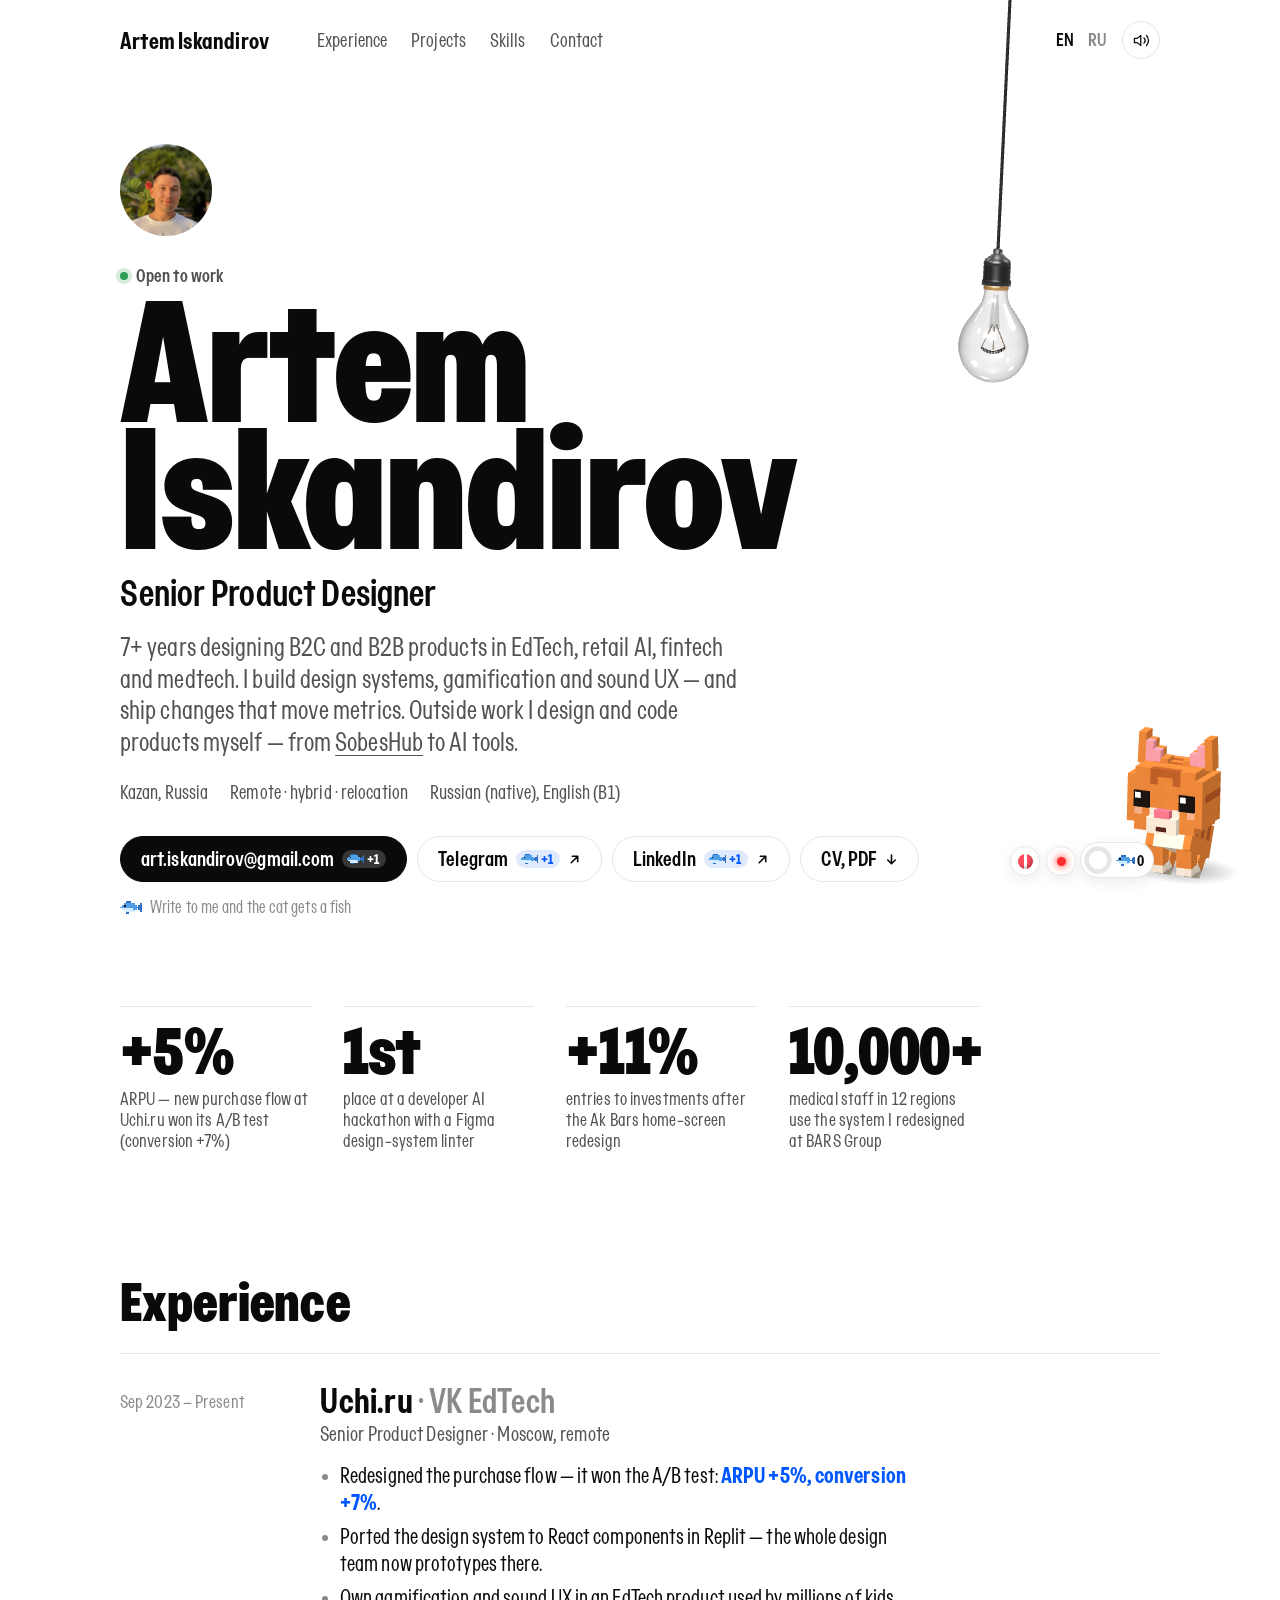
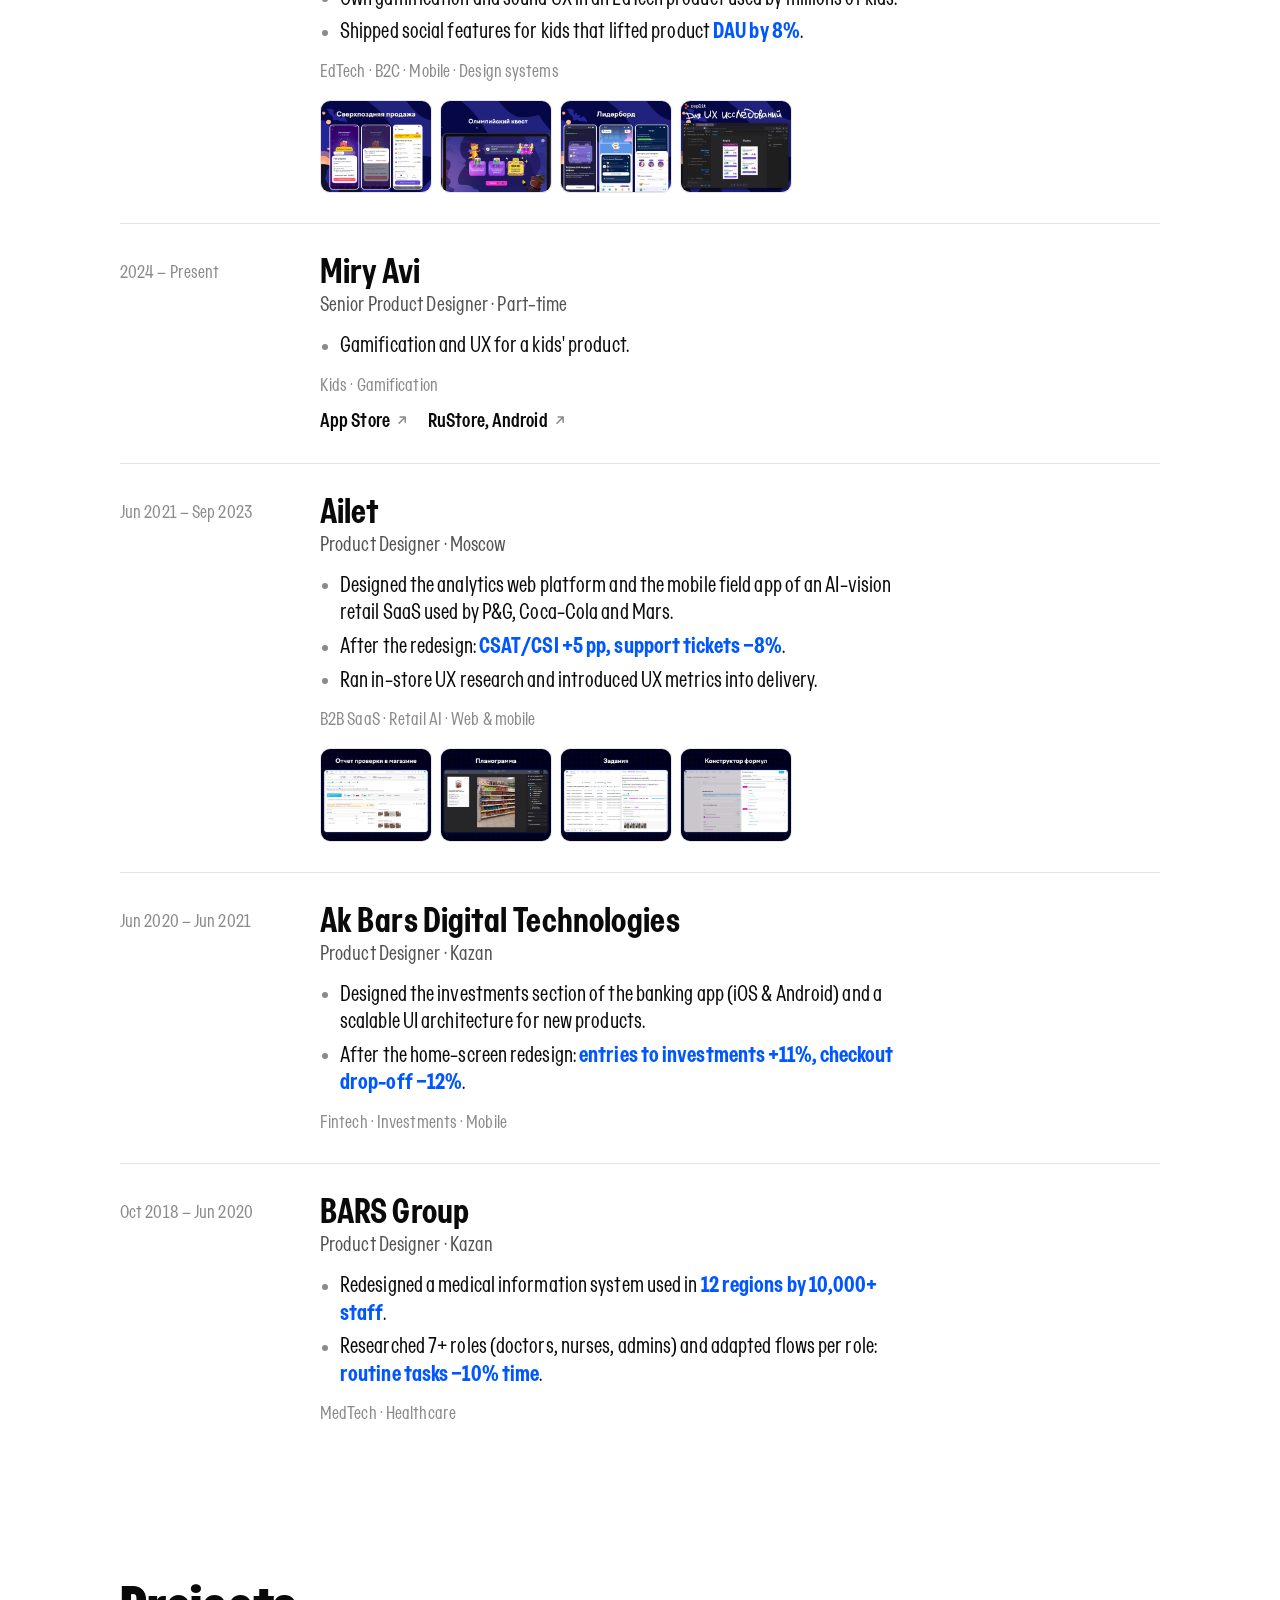
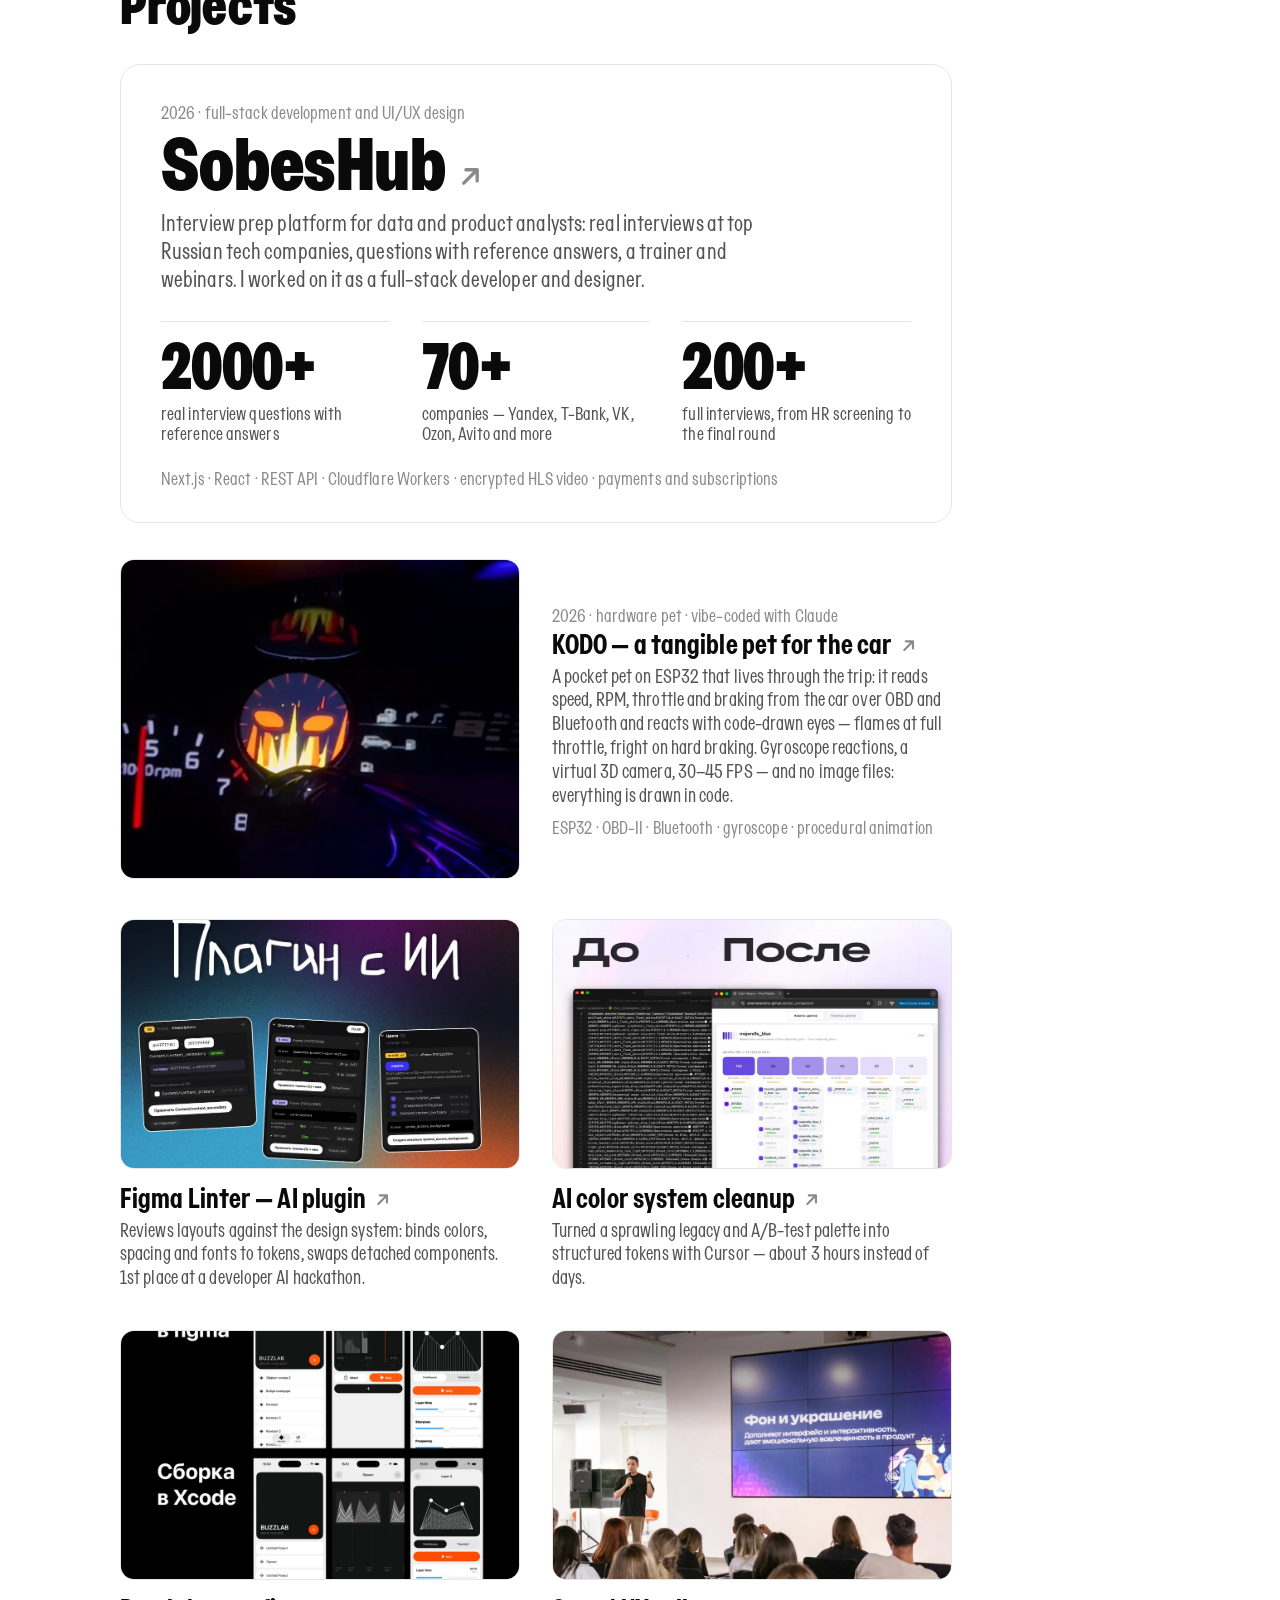
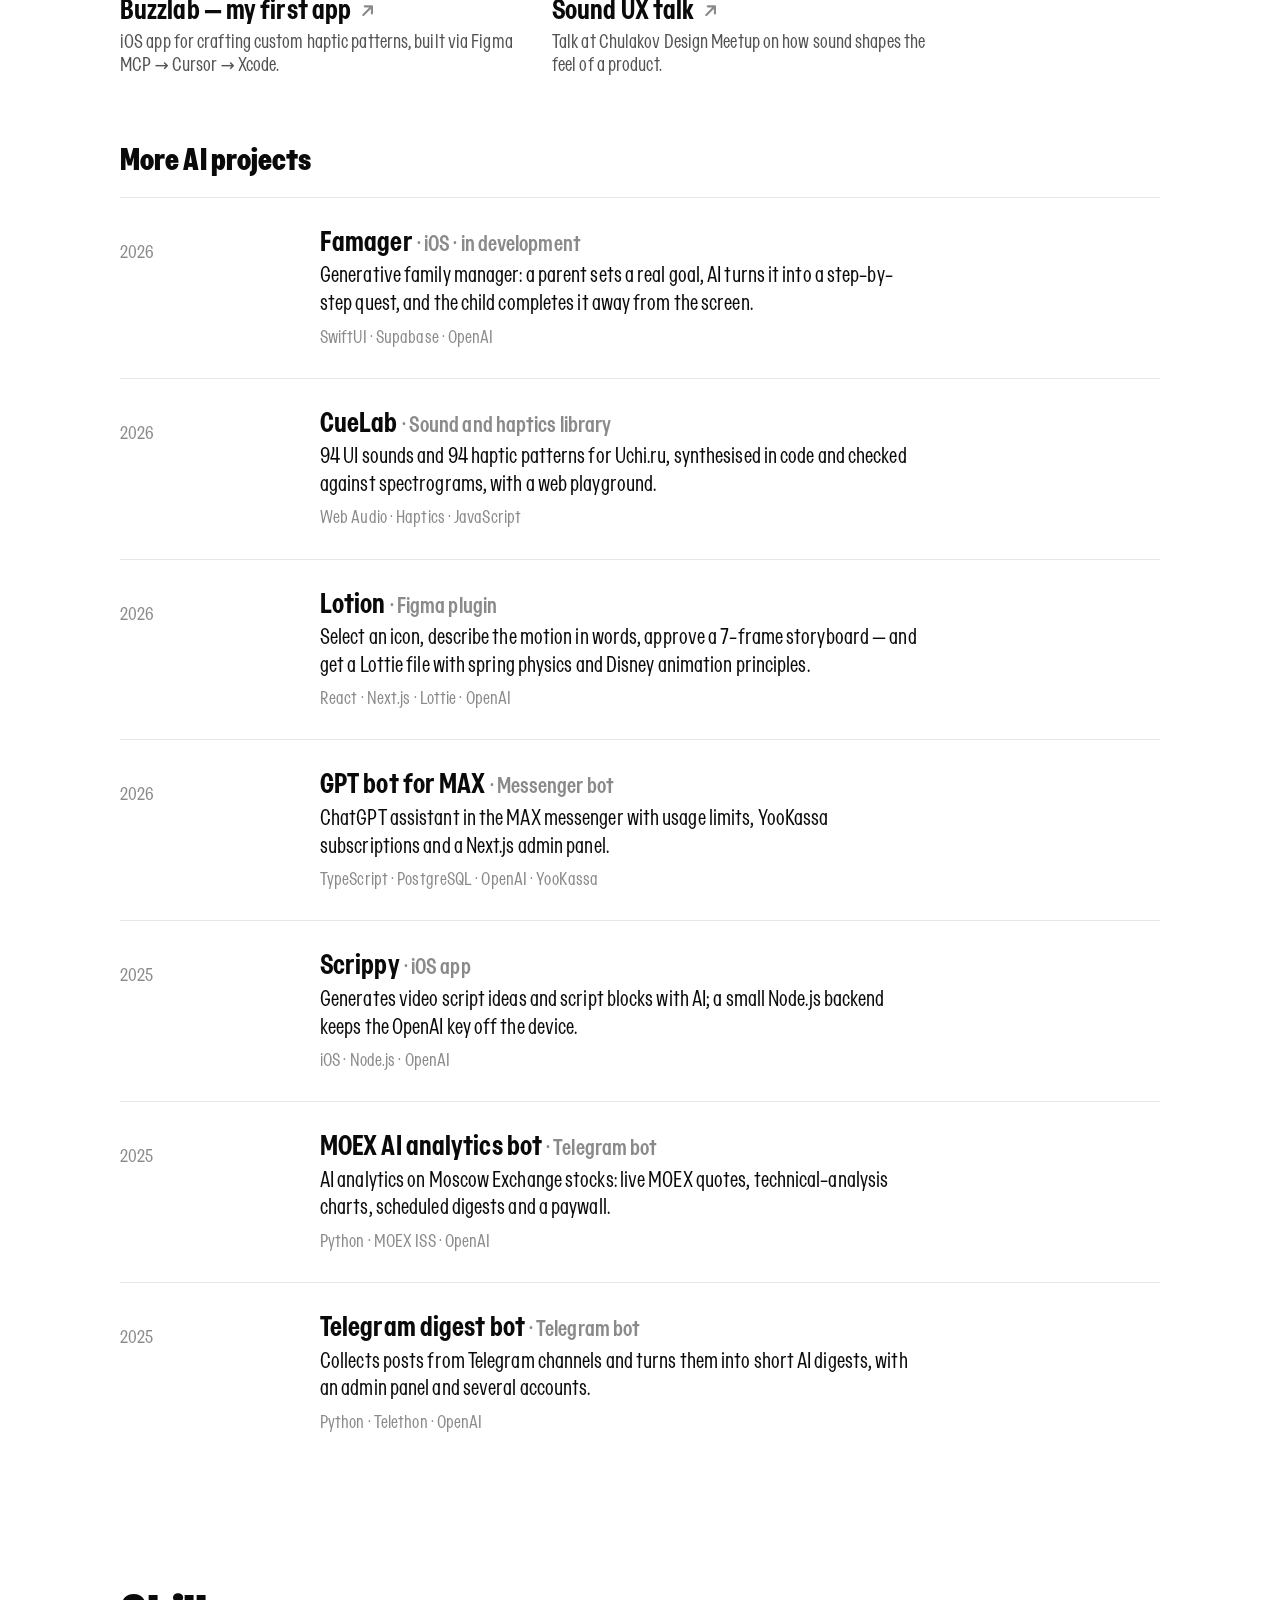
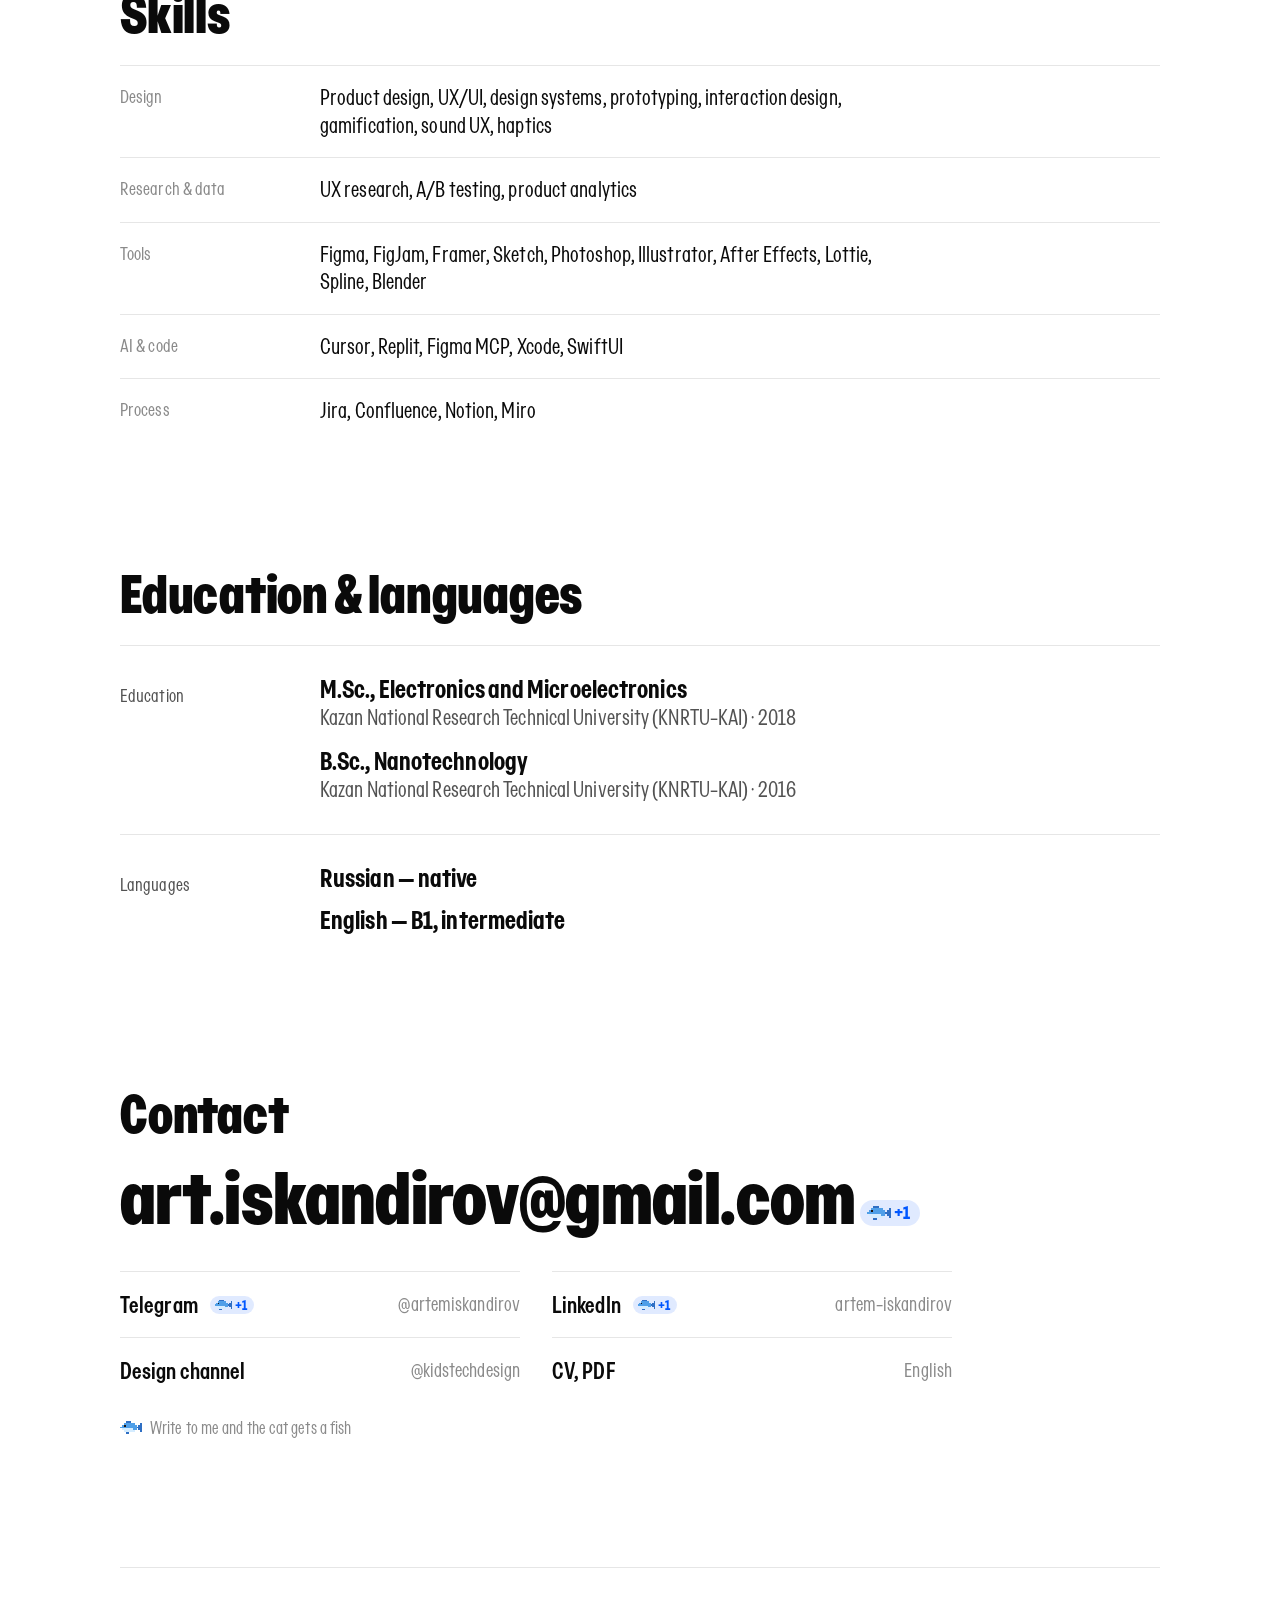
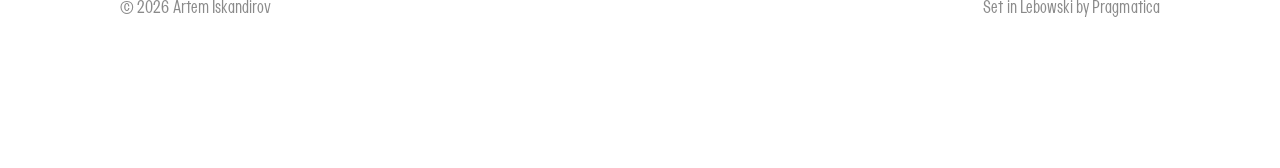
<file: index.html>
<!DOCTYPE html>
<html lang="en">
<head>
<meta charset="utf-8">
<meta name="viewport" content="width=device-width, initial-scale=1, viewport-fit=cover">
<title>Artem Iskandirov — Senior Product Designer</title>
<meta name="description" content="Senior Product Designer with 7+ years in EdTech, retail AI, fintech and medtech. Design systems, gamification and sound UX. Currently at Uchi.ru (VK EdTech). Kazan, Russia — open to remote, hybrid and relocation.">
<meta name="author" content="Artem Iskandirov">
<meta name="theme-color" content="#ffffff">
<link rel="canonical" href="https://artemiskandirov.github.io/portfolio/">
<link rel="alternate" hreflang="en" href="https://artemiskandirov.github.io/portfolio/">
<link rel="alternate" hreflang="ru" href="https://artemiskandirov.github.io/portfolio/ru/">
<link rel="alternate" hreflang="x-default" href="https://artemiskandirov.github.io/portfolio/">
<meta property="og:type" content="profile">
<meta property="og:title" content="Artem Iskandirov — Senior Product Designer">
<meta property="og:description" content="7+ years in EdTech, retail AI, fintech and medtech. Design systems, gamification, sound UX.">
<meta property="og:url" content="https://artemiskandirov.github.io/portfolio/">
<meta property="og:image" content="https://artemiskandirov.github.io/portfolio/assets/img/og.jpg">
<meta property="og:locale" content="en_US">
<meta property="og:locale:alternate" content="ru_RU">
<meta property="profile:first_name" content="Artem">
<meta property="profile:last_name" content="Iskandirov">
<meta name="twitter:card" content="summary_large_image">
<link rel="icon" href="data:image/svg+xml,%3Csvg xmlns='http://www.w3.org/2000/svg' viewBox='0 0 64 64'%3E%3Ccircle cx='32' cy='32' r='32' fill='%230a0a0a'/%3E%3Ctext x='32' y='44' font-family='Arial' font-weight='700' font-size='30' fill='%23ffffff' text-anchor='middle'%3EAI%3C/text%3E%3C/svg%3E">
<link rel="preload" href="assets/fonts/LebowskiByPragmatica-Regular.woff2" as="font" type="font/woff2" crossorigin>
<link rel="preload" href="assets/fonts/LebowskiByPragmatica-Black.woff2" as="font" type="font/woff2" crossorigin>
<script>
  (function () {
    var t;
    try { t = localStorage.getItem('theme'); } catch (e) {}
    if (t !== 'light' && t !== 'dark') t = matchMedia('(prefers-color-scheme: dark)').matches ? 'dark' : 'light';
    document.documentElement.setAttribute('data-theme', t);
  })();
</script>
<link rel="stylesheet" href="assets/css/site.css">
<link rel="stylesheet" href="assets/css/cat.css">
<script type="application/ld+json">
{
  "@context": "https://schema.org",
  "@type": "ProfilePage",
  "url": "https://artemiskandirov.github.io/portfolio/",
  "inLanguage": "en",
  "mainEntity": {
    "@type": "Person",
    "name": "Artem Iskandirov",
    "alternateName": "Артём Искандиров",
    "jobTitle": "Senior Product Designer",
    "description": "Senior Product Designer with 7+ years in EdTech, retail AI, fintech and medtech. Design systems, gamification, sound UX.",
    "image": "https://artemiskandirov.github.io/portfolio/assets/img/photo.jpg",
    "url": "https://artemiskandirov.github.io/portfolio/",
    "email": "mailto:art.iskandirov@gmail.com",
    "address": { "@type": "PostalAddress", "addressLocality": "Kazan", "addressCountry": "RU" },
    "worksFor": [
      { "@type": "EmployeeRole", "roleName": "Senior Product Designer", "startDate": "2023-09",
        "worksFor": { "@type": "Organization", "name": "Uchi.ru (VK EdTech)", "url": "https://uchi.ru" } },
      { "@type": "EmployeeRole", "roleName": "Senior Product Designer (part-time)", "startDate": "2024",
        "worksFor": { "@type": "Organization", "name": "Miry Avi" } }
    ],
    "alumniOf": [
      { "@type": "EmployeeRole", "roleName": "Product Designer", "startDate": "2021-06", "endDate": "2023-09",
        "alumniOf": { "@type": "Organization", "name": "Ailet" } },
      { "@type": "EmployeeRole", "roleName": "Product Designer", "startDate": "2020-06", "endDate": "2021-06",
        "alumniOf": { "@type": "Organization", "name": "Ak Bars Digital Technologies" } },
      { "@type": "EmployeeRole", "roleName": "Product Designer", "startDate": "2018-10", "endDate": "2020-06",
        "alumniOf": { "@type": "Organization", "name": "BARS Group" } },
      { "@type": "CollegeOrUniversity", "name": "Kazan National Research Technical University named after A. N. Tupolev (KNRTU-KAI)" }
    ],
    "hasCredential": [
      { "@type": "EducationalOccupationalCredential", "credentialCategory": "degree", "name": "M.Sc. in Electronics and Microelectronics", "dateCreated": "2018" },
      { "@type": "EducationalOccupationalCredential", "credentialCategory": "degree", "name": "B.Sc. in Nanotechnology", "dateCreated": "2016" }
    ],
    "knowsLanguage": [
      { "@type": "Language", "name": "Russian", "alternateName": "ru" },
      { "@type": "Language", "name": "English", "alternateName": "en" }
    ],
    "knowsAbout": ["Product design", "UX/UI design", "Design systems", "Prototyping", "Interaction design", "Gamification", "Sound UX", "Haptics", "UX research", "A/B testing", "Product analytics", "Figma", "AI-assisted design tooling"],
    "sameAs": ["https://www.linkedin.com/in/artem-iskandirov-516735204/", "https://t.me/artemiskandirov", "https://t.me/kidstechdesign"]
  }
}
</script>
</head>
<body>
<svg width="0" height="0" style="position:absolute" aria-hidden="true">
  <symbol id="i-arrow" viewBox="0 0 12 12"><path d="M3 9 9 3M4 3h5v5" fill="none" stroke="currentColor" stroke-width="1.5" stroke-linecap="round" stroke-linejoin="round"/></symbol>
  <symbol id="i-down" viewBox="0 0 12 12"><path d="M6 2v8M2.5 6.5 6 10l3.5-3.5" fill="none" stroke="currentColor" stroke-width="1.5" stroke-linecap="round" stroke-linejoin="round"/></symbol>
</svg>
<a class="skip" href="#main">Skip to content</a>

<div class="bulb-layer">
  <div class="bulb-frame">
    <div class="bulb" id="bulb">
      <canvas aria-hidden="true"></canvas>
      <button class="bulb-toggle" type="button" aria-label="Switch theme" data-label-on="Turn off the lamp — light theme" data-label-off="Turn on the lamp — dark theme">
        <svg viewBox="0 0 44 60" aria-hidden="true"><path d="M22 3a17 17 0 0 0-10 30.8c2 1.6 3 3.7 3 6.2v2h14v-2c0-2.5 1-4.6 3-6.2A17 17 0 0 0 22 3Z" fill="none" stroke="currentColor" stroke-width="2"/><path d="M15 47h14M17 52h10M19 57h6" stroke="currentColor" stroke-width="2" stroke-linecap="round"/></svg>
      </button>
    </div>
  </div>
</div>

<div class="wrap">
  <header class="top">
    <div class="top-left">
      <a class="brand" href="#top">Artem Iskandirov</a>
      <nav class="nav" aria-label="Sections">
        <a href="#experience">Experience</a>
        <a href="#projects">Projects</a>
        <a href="#skills">Skills</a>
        <a href="#contact">Contact</a>
      </nav>
    </div>
    <div class="controls">
      <div class="lang" aria-label="Language">
        <span aria-current="page">EN</span>
        <a href="ru/" hreflang="ru" lang="ru">RU</a>
      </div>
      <button class="icon-btn" id="soundToggle" type="button" aria-label="Sound" aria-pressed="true" title="Sound">
        <svg viewBox="0 0 24 24" fill="none" stroke="currentColor" stroke-width="1.8" stroke-linecap="round" stroke-linejoin="round" aria-hidden="true">
          <path d="M11 5 6 9H2v6h4l5 4V5z"/>
          <path class="wave" d="M15.5 8.5a5 5 0 0 1 0 7M19 5a10 10 0 0 1 0 14"/>
          <path class="cross" d="m16 9 6 6m0-6-6 6"/>
        </svg>
      </button>
    </div>
  </header>

  <main id="main">
    <section class="hero" id="top" aria-label="About">
      <img class="hero-photo" src="assets/img/photo.jpg" width="92" height="92" alt="Artem Iskandirov">
      <p class="status">Open to work</p>
      <h1>Artem Iskandirov</h1>
      <p class="role">Senior Product Designer</p>
      <p class="lead">7+ years designing B2C and B2B products in EdTech, retail AI, fintech and medtech. I build design systems, gamification and sound UX — and ship changes that move metrics. Outside work I design and code products myself — from <a href="#projects">SobesHub</a> to AI tools.</p>
      <ul class="facts">
        <li>Kazan, Russia</li>
        <li>Remote · hybrid · relocation</li>
        <li>Russian (native), English (B1)</li>
      </ul>
      <div class="actions">
        <a class="btn btn-primary" href="mailto:art.iskandirov@gmail.com">art.iskandirov@gmail.com</a>
        <a class="btn" href="https://t.me/artemiskandirov" rel="noopener" target="_blank">Telegram <svg class="ico" aria-hidden="true"><use href="#i-arrow"/></svg></a>
        <a class="btn" href="https://www.linkedin.com/in/artem-iskandirov-516735204/" rel="noopener" target="_blank">LinkedIn <svg class="ico" aria-hidden="true"><use href="#i-arrow"/></svg></a>
        <a class="btn" href="Artem_Iskandirov_CV_EN.pdf" download>CV, PDF <svg class="ico" aria-hidden="true"><use href="#i-down"/></svg></a>
      </div>

      <ul class="stats" aria-label="Key results">
        <li class="stat"><span class="stat-num">+5%</span><span class="stat-txt">ARPU — new purchase flow at Uchi.ru won its A/B test (conversion +7%)</span></li>
        <li class="stat"><span class="stat-num">1st</span><span class="stat-txt">place at a developer AI hackathon with a Figma design-system linter</span></li>
        <li class="stat"><span class="stat-num">+11%</span><span class="stat-txt">entries to investments after the Ak Bars home-screen redesign</span></li>
        <li class="stat"><span class="stat-num">10,000+</span><span class="stat-txt">medical staff in 12 regions use the system I redesigned at BARS Group</span></li>
      </ul>
    </section>

    <section class="section" id="experience" aria-labelledby="experience-h">
      <h2 id="experience-h">Experience</h2>

      <article class="row job">
        <p class="when"><time datetime="2023-09">Sep 2023</time> – Present</p>
        <div>
          <h3>Uchi.ru <span class="muted">· VK EdTech</span></h3>
          <p class="job-role">Senior Product Designer · Moscow, remote</p>
          <ul>
            <li>Redesigned the purchase flow — it won the A/B test: <strong>ARPU +5%, conversion +7%</strong>.</li>
            <li>Ported the design system to React components in Replit — the whole design team now prototypes there.</li>
            <li>Own gamification and sound UX in an EdTech product used by millions of kids.</li>
            <li>Shipped social features for kids that lifted product <strong>DAU by 8%</strong>.</li>
          </ul>
          <p class="tags">EdTech · B2C · Mobile · Design systems</p>
          <div class="shots">
            <button class="shot" type="button" data-full="assets/img/work/uchiru-1.webp"><img src="assets/img/work/uchiru-1.webp" width="700" height="583" loading="lazy" alt="Uchi.ru — late-sale purchase flow"></button>
            <button class="shot" type="button" data-full="assets/img/work/uchiru-2.webp"><img src="assets/img/work/uchiru-2.webp" width="700" height="583" loading="lazy" alt="Uchi.ru — Olympiad quest"></button>
            <button class="shot" type="button" data-full="assets/img/work/uchiru-3.webp"><img src="assets/img/work/uchiru-3.webp" width="700" height="583" loading="lazy" alt="Uchi.ru — class leaderboard"></button>
            <button class="shot" type="button" data-full="assets/img/work/uchiru-4.webp"><img src="assets/img/work/uchiru-4.webp" width="700" height="583" loading="lazy" alt="Uchi.ru — Replit prototype for UX research"></button>
          </div>
        </div>
      </article>

      <article class="row job">
        <p class="when"><time datetime="2024">2024</time> – Present</p>
        <div>
          <h3>Miry Avi</h3>
          <p class="job-role">Senior Product Designer · Part-time</p>
          <ul>
            <li>Gamification and UX for a kids' product.</li>
          </ul>
          <p class="tags">Kids · Gamification</p>
          <p class="app-links"><a href="https://apps.apple.com/ru/app/id6480117779" rel="noopener" target="_blank">App Store <svg class="ico" aria-hidden="true"><use href="#i-arrow"/></svg></a><a href="https://www.rustore.ru/catalog/app/com.educationsoft.logopedia" rel="noopener" target="_blank">RuStore, Android <svg class="ico" aria-hidden="true"><use href="#i-arrow"/></svg></a></p>
        </div>
      </article>

      <article class="row job">
        <p class="when"><time datetime="2021-06">Jun 2021</time> – <time datetime="2023-09">Sep 2023</time></p>
        <div>
          <h3>Ailet</h3>
          <p class="job-role">Product Designer · Moscow</p>
          <ul>
            <li>Designed the analytics web platform and the mobile field app of an AI-vision retail SaaS used by P&amp;G, Coca-Cola and Mars.</li>
            <li>After the redesign: <strong>CSAT/CSI +5 pp, support tickets −8%</strong>.</li>
            <li>Ran in-store UX research and introduced UX metrics into delivery.</li>
          </ul>
          <p class="tags">B2B SaaS · Retail AI · Web &amp; mobile</p>
          <div class="shots">
            <button class="shot" type="button" data-full="assets/img/work/ailet-1.webp"><img src="assets/img/work/ailet-1.webp" width="700" height="583" loading="lazy" alt="Ailet — store audit report"></button>
            <button class="shot" type="button" data-full="assets/img/work/ailet-2.webp"><img src="assets/img/work/ailet-2.webp" width="700" height="583" loading="lazy" alt="Ailet — planogram check"></button>
            <button class="shot" type="button" data-full="assets/img/work/ailet-3.webp"><img src="assets/img/work/ailet-3.webp" width="700" height="583" loading="lazy" alt="Ailet — merchandiser tasks"></button>
            <button class="shot" type="button" data-full="assets/img/work/ailet-4.webp"><img src="assets/img/work/ailet-4.webp" width="700" height="583" loading="lazy" alt="Ailet — KPI formula builder"></button>
          </div>
        </div>
      </article>

      <article class="row job">
        <p class="when"><time datetime="2020-06">Jun 2020</time> – <time datetime="2021-06">Jun 2021</time></p>
        <div>
          <h3>Ak Bars Digital Technologies</h3>
          <p class="job-role">Product Designer · Kazan</p>
          <ul>
            <li>Designed the investments section of the banking app (iOS &amp; Android) and a scalable UI architecture for new products.</li>
            <li>After the home-screen redesign: <strong>entries to investments +11%, checkout drop-off −12%</strong>.</li>
          </ul>
          <p class="tags">Fintech · Investments · Mobile</p>
        </div>
      </article>

      <article class="row job">
        <p class="when"><time datetime="2018-10">Oct 2018</time> – <time datetime="2020-06">Jun 2020</time></p>
        <div>
          <h3>BARS Group</h3>
          <p class="job-role">Product Designer · Kazan</p>
          <ul>
            <li>Redesigned a medical information system used in <strong>12 regions by 10,000+ staff</strong>.</li>
            <li>Researched 7+ roles (doctors, nurses, admins) and adapted flows per role: <strong>routine tasks −10% time</strong>.</li>
          </ul>
          <p class="tags">MedTech · Healthcare</p>
        </div>
      </article>
    </section>

    <section class="section" id="projects" aria-labelledby="projects-h">
      <h2 id="projects-h">Projects</h2>

      <article class="feature">
        <p class="feature-kicker">2026 · full-stack development and UI/UX design</p>
        <h3><a href="https://sobeshub.ru/analytics" rel="noopener" target="_blank">SobesHub <svg class="ico" aria-hidden="true"><use href="#i-arrow"/></svg></a></h3>
        <p class="feature-lead">Interview prep platform for data and product analysts: real interviews at top Russian tech companies, questions with reference answers, a trainer and webinars. I worked on it as a full-stack developer and designer.</p>
        <ul class="stats feature-stats">
          <li class="stat"><span class="stat-num">2000+</span><span class="stat-txt">real interview questions with reference answers</span></li>
          <li class="stat"><span class="stat-num">70+</span><span class="stat-txt">companies — Yandex, T-Bank, VK, Ozon, Avito and more</span></li>
          <li class="stat"><span class="stat-num">200+</span><span class="stat-txt">full interviews, from HR screening to the final round</span></li>
        </ul>
        <p class="tags">Next.js · React · REST API · Cloudflare Workers · encrypted HLS video · payments and subscriptions</p>
      </article>

      <div class="cards">
        <a class="card card-wide kodo" href="https://www.linkedin.com/feed/update/urn:li:activity:7482740553244401665/" rel="noopener" target="_blank">
          <div class="card-img"><img src="assets/img/side/kodo-car.webp" width="960" height="767" loading="lazy" alt="KODO on the dashboard: flame eyes at high RPM"></div>
          <div>
            <p class="feature-kicker">2026 · hardware pet · vibe-coded with Claude</p>
            <h3>KODO — a tangible pet for the car <svg class="ico" aria-hidden="true"><use href="#i-arrow"/></svg></h3>
            <p>A pocket pet on ESP32 that lives through the trip: it reads speed, RPM, throttle and braking from the car over OBD and Bluetooth and reacts with code-drawn eyes — flames at full throttle, fright on hard braking. Gyroscope reactions, a virtual 3D camera, 30–45 FPS — and no image files: everything is drawn in code.</p>
            <p class="tags">ESP32 · OBD-II · Bluetooth · gyroscope · procedural animation</p>
          </div>
        </a>
        <a class="card" href="https://www.linkedin.com/posts/artem-iskandirov-516735204_%D0%BD%D0%B5%D0%B9%D1%80%D0%BE%D0%BD%D0%BA%D0%B0-%D0%B2-%D1%80%D0%B0%D0%B1%D0%BE%D1%82%D0%B5-%D0%BD%D0%B0-%D1%80%D0%B0%D0%B1%D0%BE%D1%82%D0%B5-%D1%87%D0%B0%D1%81%D1%82%D1%8C-3-%D0%BD%D0%B0-activity-7465029981010763776-mabF" rel="noopener" target="_blank">
          <div class="card-img"><img src="assets/img/side/figma-linter.webp" width="960" height="699" loading="lazy" alt="Figma Linter plugin interface"></div>
          <h3>Figma Linter — AI plugin <svg class="ico" aria-hidden="true"><use href="#i-arrow"/></svg></h3>
          <p>Reviews layouts against the design system: binds colors, spacing and fonts to tokens, swaps detached components. 1st place at a developer AI hackathon.</p>
        </a>
        <a class="card" href="https://t.me/kidstechdesign" rel="noopener" target="_blank">
          <div class="card-img"><img src="assets/img/side/ai-colors.webp" width="960" height="697" loading="lazy" alt="Color palette before and after the cleanup"></div>
          <h3>AI color system cleanup <svg class="ico" aria-hidden="true"><use href="#i-arrow"/></svg></h3>
          <p>Turned a sprawling legacy and A/B-test palette into structured tokens with Cursor — about 3 hours instead of days.</p>
        </a>
        <a class="card" href="https://www.linkedin.com/posts/artem-iskandirov-516735204_figma-mcp-cursor-%D0%B4%D0%BB%D1%8F-%D0%BF%D1%80%D0%B8%D0%BB%D0%BE%D0%B6%D0%B5%D0%BD%D0%B8%D0%B9-ios-%D0%B2%D1%80%D0%BE%D0%B4%D0%B5-activity-7398683450456678400-UAOh" rel="noopener" target="_blank">
          <div class="card-img"><img src="assets/img/side/custom-vibrations.webp" width="960" height="970" loading="lazy" alt="Buzzlab iOS app: Figma design and Xcode build"></div>
          <h3>Buzzlab — my first app <svg class="ico" aria-hidden="true"><use href="#i-arrow"/></svg></h3>
          <p>iOS app for crafting custom haptic patterns, built via Figma MCP → Cursor → Xcode.</p>
        </a>
        <a class="card" href="https://chulakov.ru/event/chulakov-design-meetup-7-kazan" rel="noopener" target="_blank">
          <div class="card-img"><img src="assets/img/side/sound-ux.webp" width="960" height="608" loading="lazy" alt="Artem speaking at Chulakov Design Meetup"></div>
          <h3>Sound UX talk <svg class="ico" aria-hidden="true"><use href="#i-arrow"/></svg></h3>
          <p>Talk at Chulakov Design Meetup on how sound shapes the feel of a product.</p>
        </a>
      </div>

      <h3 class="sub-h">More AI projects</h3>
      <ul class="plist">
        <li class="row">
          <p class="when">2026</p>
          <div>
            <h4>Famager <span class="muted">· iOS · in development</span></h4>
            <p>Generative family manager: a parent sets a real goal, AI turns it into a step-by-step quest, and the child completes it away from the screen.</p>
            <p class="tags">SwiftUI · Supabase · OpenAI</p>
          </div>
        </li>
        <li class="row">
          <p class="when">2026</p>
          <div>
            <h4>CueLab <span class="muted">· Sound and haptics library</span></h4>
            <p>94 UI sounds and 94 haptic patterns for Uchi.ru, synthesised in code and checked against spectrograms, with a web playground.</p>
            <p class="tags">Web Audio · Haptics · JavaScript</p>
          </div>
        </li>
        <li class="row">
          <p class="when">2026</p>
          <div>
            <h4>Lotion <span class="muted">· Figma plugin</span></h4>
            <p>Select an icon, describe the motion in words, approve a 7-frame storyboard — and get a Lottie file with spring physics and Disney animation principles.</p>
            <p class="tags">React · Next.js · Lottie · OpenAI</p>
          </div>
        </li>
        <li class="row">
          <p class="when">2026</p>
          <div>
            <h4>GPT bot for MAX <span class="muted">· Messenger bot</span></h4>
            <p>ChatGPT assistant in the MAX messenger with usage limits, YooKassa subscriptions and a Next.js admin panel.</p>
            <p class="tags">TypeScript · PostgreSQL · OpenAI · YooKassa</p>
          </div>
        </li>
        <li class="row">
          <p class="when">2025</p>
          <div>
            <h4>Scrippy <span class="muted">· iOS app</span></h4>
            <p>Generates video script ideas and script blocks with AI; a small Node.js backend keeps the OpenAI key off the device.</p>
            <p class="tags">iOS · Node.js · OpenAI</p>
          </div>
        </li>
        <li class="row">
          <p class="when">2025</p>
          <div>
            <h4>MOEX AI analytics bot <span class="muted">· Telegram bot</span></h4>
            <p>AI analytics on Moscow Exchange stocks: live MOEX quotes, technical-analysis charts, scheduled digests and a paywall.</p>
            <p class="tags">Python · MOEX ISS · OpenAI</p>
          </div>
        </li>
        <li class="row">
          <p class="when">2025</p>
          <div>
            <h4>Telegram digest bot <span class="muted">· Telegram bot</span></h4>
            <p>Collects posts from Telegram channels and turns them into short AI digests, with an admin panel and several accounts.</p>
            <p class="tags">Python · Telethon · OpenAI</p>
          </div>
        </li>
      </ul>
    </section>

    <section class="section" id="skills" aria-labelledby="skills-h">
      <h2 id="skills-h">Skills</h2>
      <dl class="skills">
        <div class="row"><dt class="when">Design</dt><dd>Product design, UX/UI, design systems, prototyping, interaction design, gamification, sound UX, haptics</dd></div>
        <div class="row"><dt class="when">Research &amp; data</dt><dd>UX research, A/B testing, product analytics</dd></div>
        <div class="row"><dt class="when">Tools</dt><dd>Figma, FigJam, Framer, Sketch, Photoshop, Illustrator, After Effects, Lottie, Spline, Blender</dd></div>
        <div class="row"><dt class="when">AI &amp; code</dt><dd>Cursor, Replit, Figma MCP, Xcode, SwiftUI</dd></div>
        <div class="row"><dt class="when">Process</dt><dd>Jira, Confluence, Notion, Miro</dd></div>
      </dl>
    </section>

    <section class="section" id="education" aria-labelledby="education-h">
      <h2 id="education-h">Education &amp; languages</h2>
      <div class="row edu">
        <p class="when">Education</p>
        <div>
          <div class="edu-item">
            <h3>M.Sc., Electronics and Microelectronics</h3>
            <p>Kazan National Research Technical University (KNRTU-KAI) · <time datetime="2018">2018</time></p>
          </div>
          <div class="edu-item">
            <h3>B.Sc., Nanotechnology</h3>
            <p>Kazan National Research Technical University (KNRTU-KAI) · <time datetime="2016">2016</time></p>
          </div>
        </div>
      </div>
      <div class="row edu">
        <p class="when">Languages</p>
        <div>
          <div class="edu-item"><h3>Russian — native</h3></div>
          <div class="edu-item"><h3>English — B1, intermediate</h3></div>
        </div>
      </div>
    </section>

    <section class="section" id="contact" aria-labelledby="contact-h">
      <h2 id="contact-h">Contact</h2>
      <a class="contact-mail" href="mailto:art.iskandirov@gmail.com">art.iskandirov@gmail.com</a>
      <div class="links">
        <a href="https://t.me/artemiskandirov" rel="noopener" target="_blank">Telegram <span>@artemiskandirov</span></a>
        <a href="https://www.linkedin.com/in/artem-iskandirov-516735204/" rel="noopener" target="_blank">LinkedIn <span>artem-iskandirov</span></a>
        <a href="https://t.me/kidstechdesign" rel="noopener" target="_blank">Design channel <span>@kidstechdesign</span></a>
        <a href="Artem_Iskandirov_CV_EN.pdf" download>CV, PDF <span>English</span></a>
      </div>
    </section>
  </main>

  <footer class="foot">
    <p>© 2026 Artem Iskandirov</p>
    <p>Set in Lebowski by Pragmatica</p>
  </footer>
</div>

<dialog class="lightbox" id="lightbox" aria-label="Screenshot">
  <figure><img alt=""><figcaption></figcaption></figure>
  <button class="lb-btn lb-close" type="button" aria-label="Close">×</button>
  <button class="lb-btn lb-prev" type="button" aria-label="Previous">‹</button>
  <button class="lb-btn lb-next" type="button" aria-label="Next">›</button>
</dialog>

<script src="assets/js/sound.js"></script>
<script src="assets/js/site.js"></script>
<script src="assets/js/cat.js"></script>
</body>
</html>
</file>
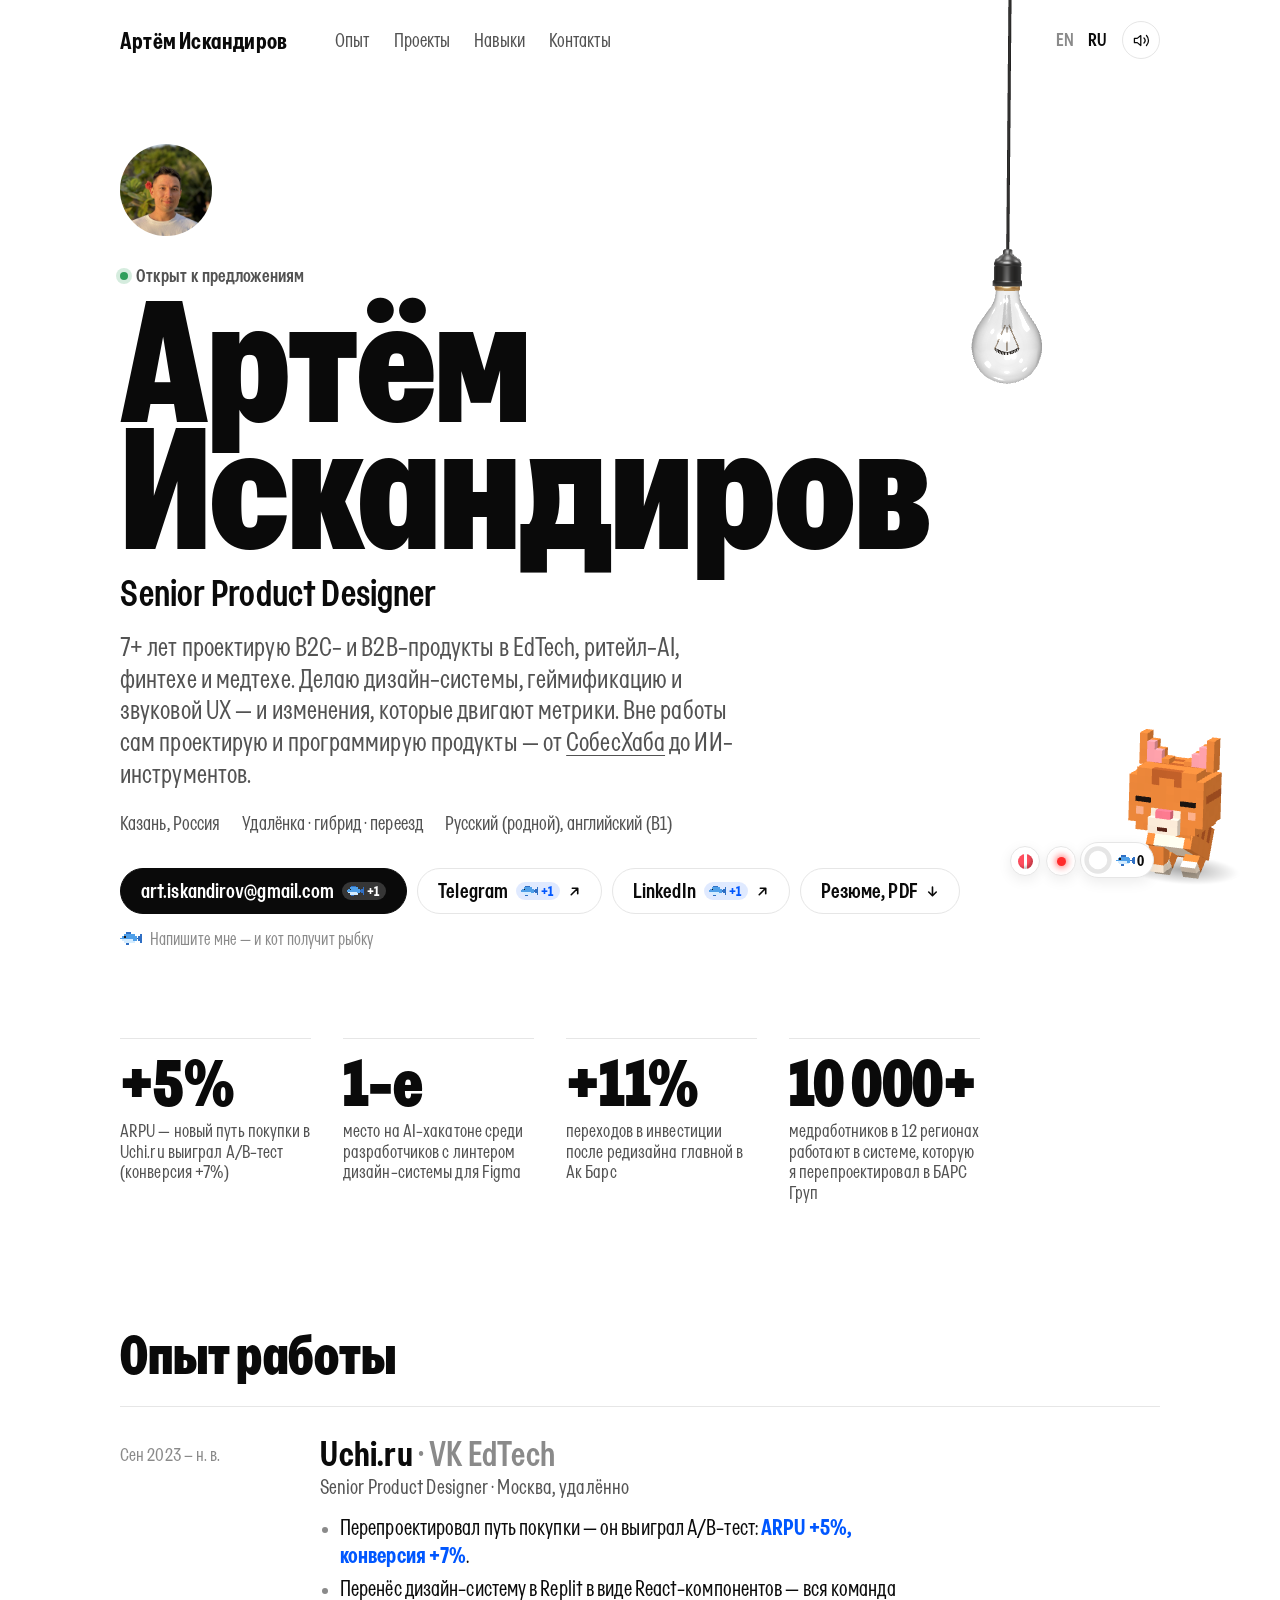
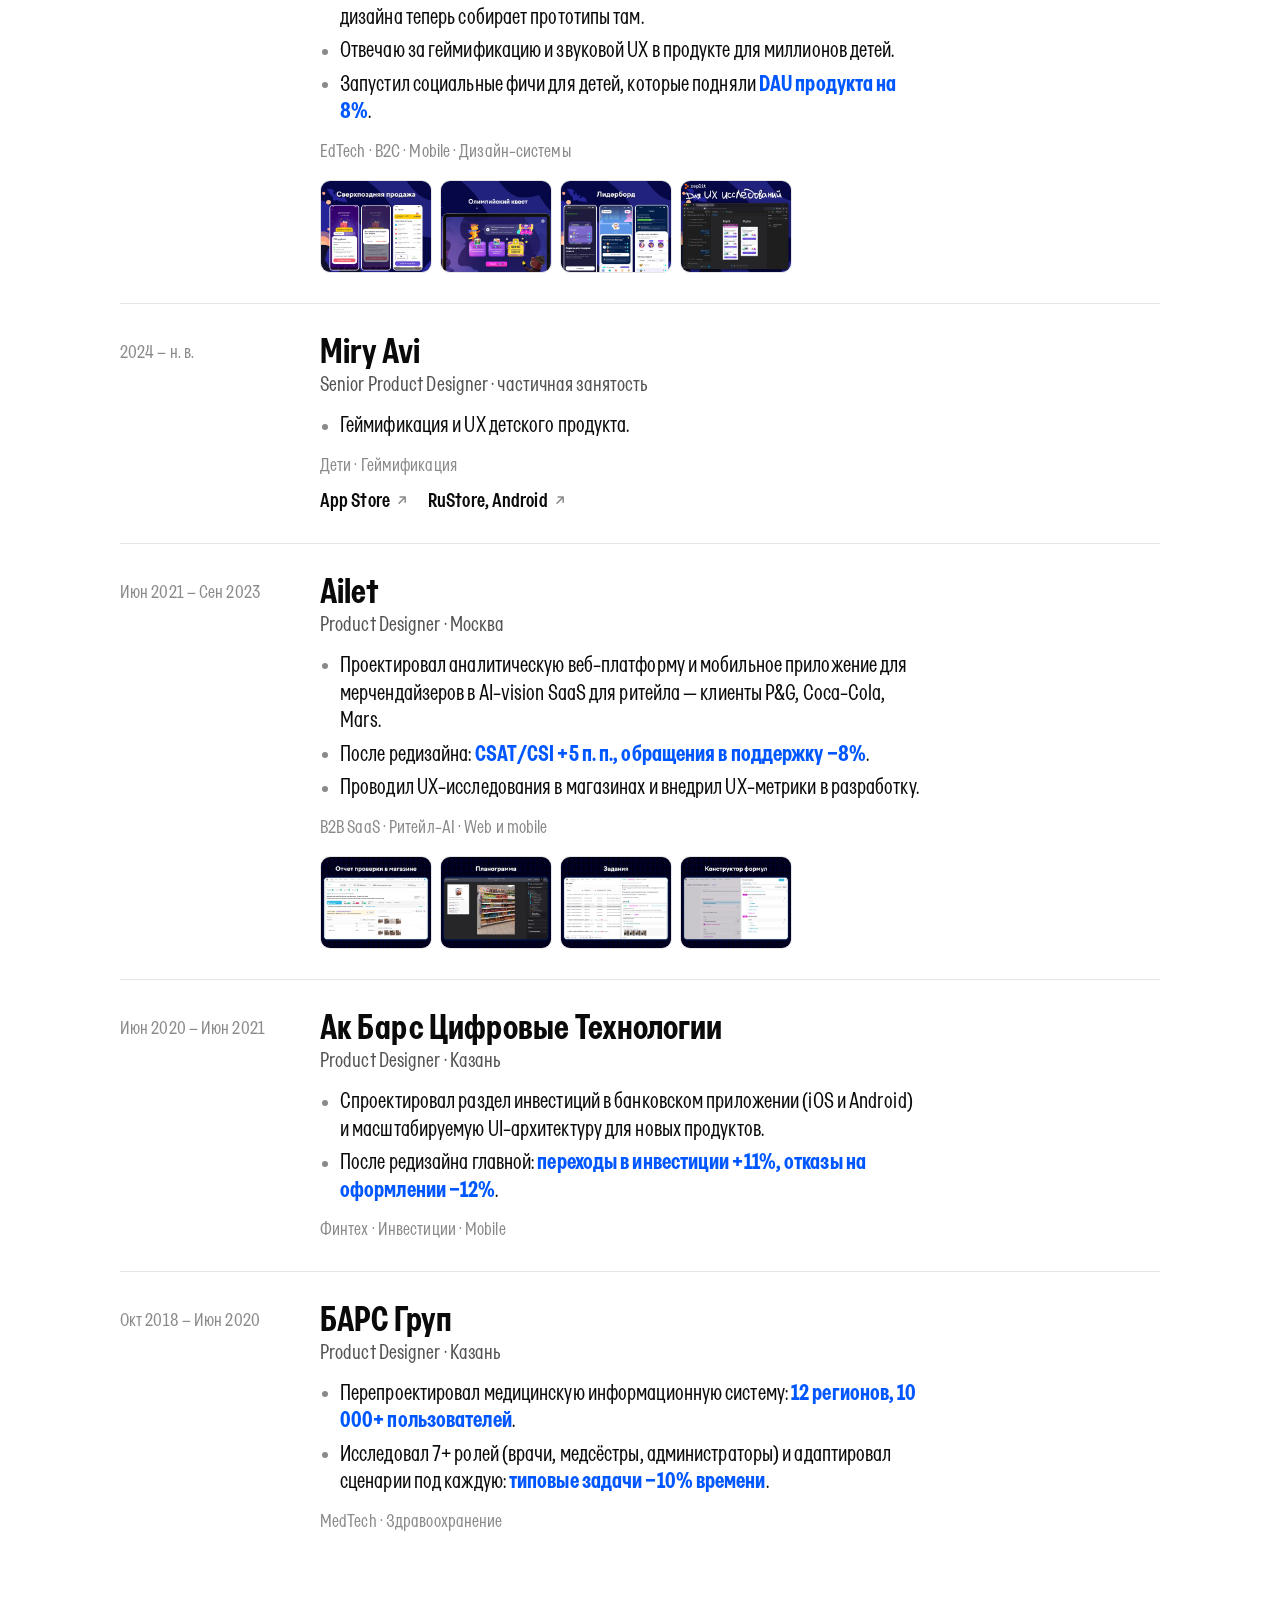
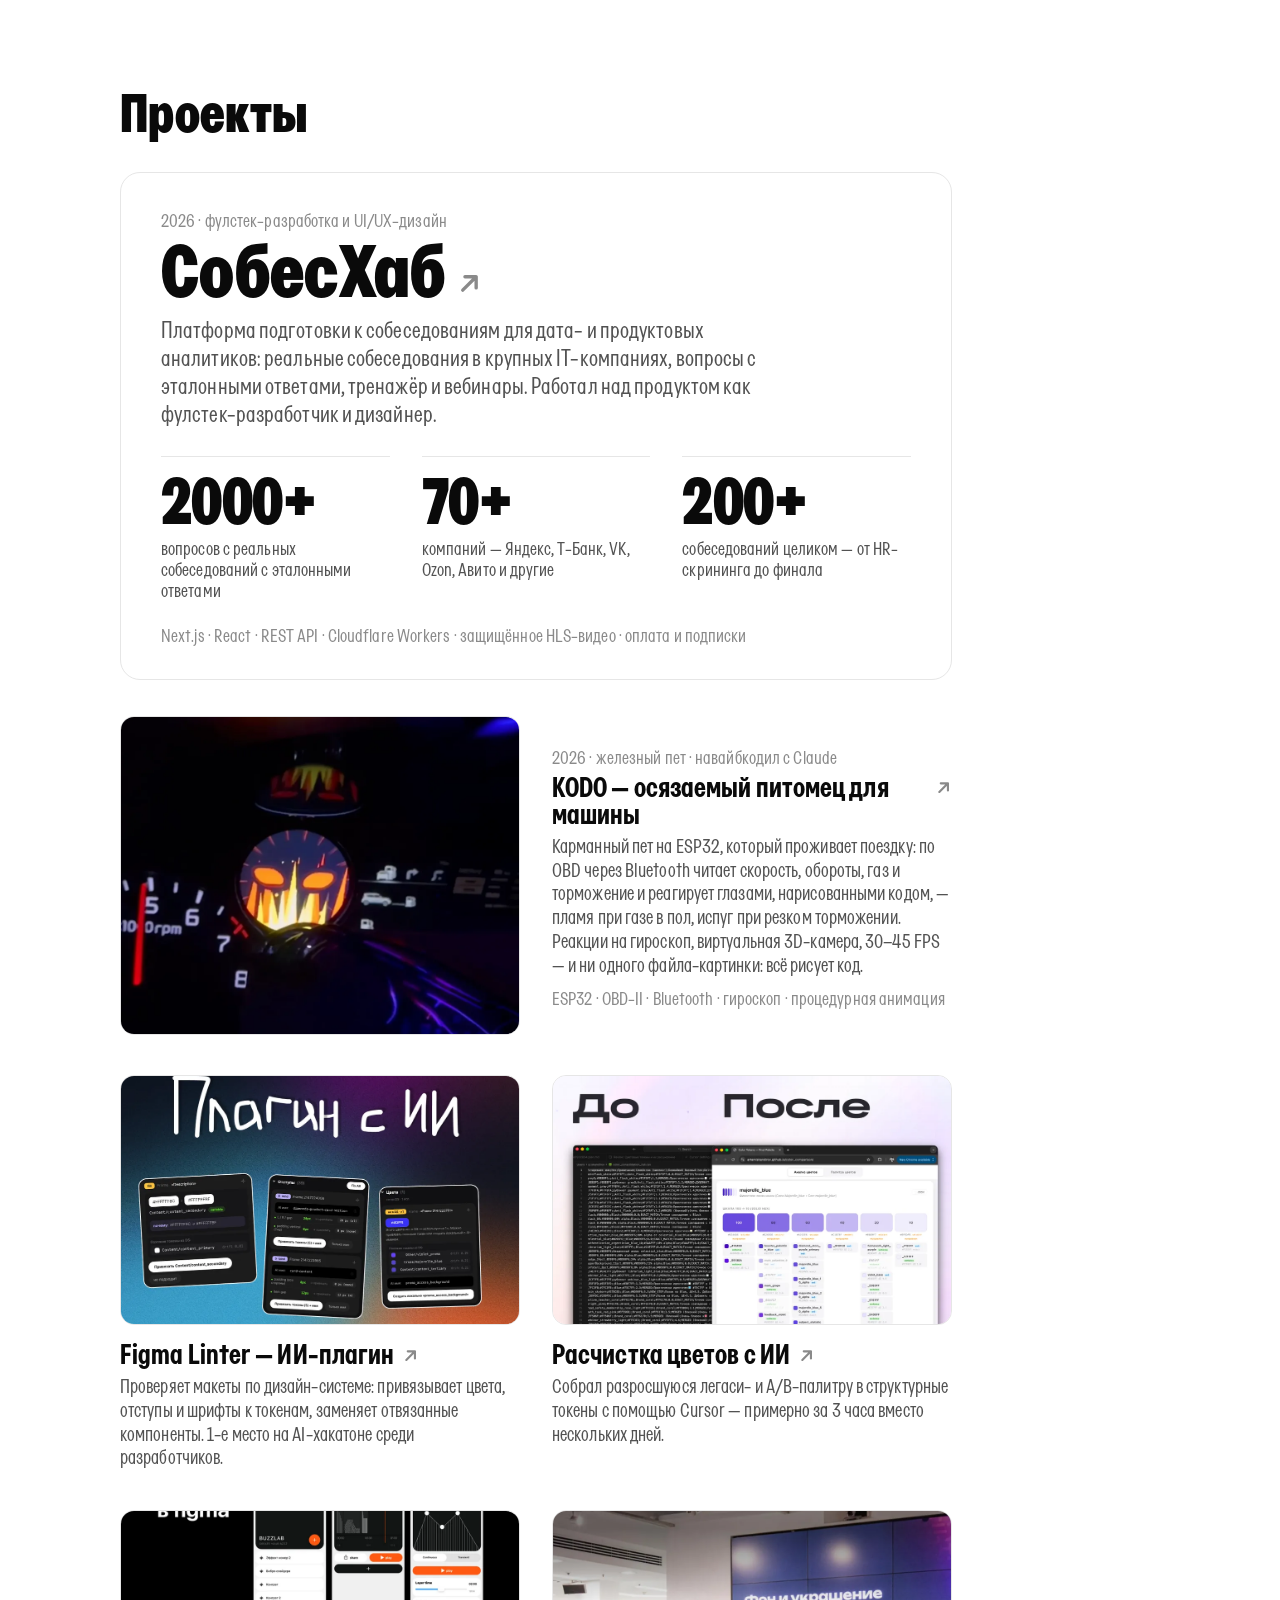
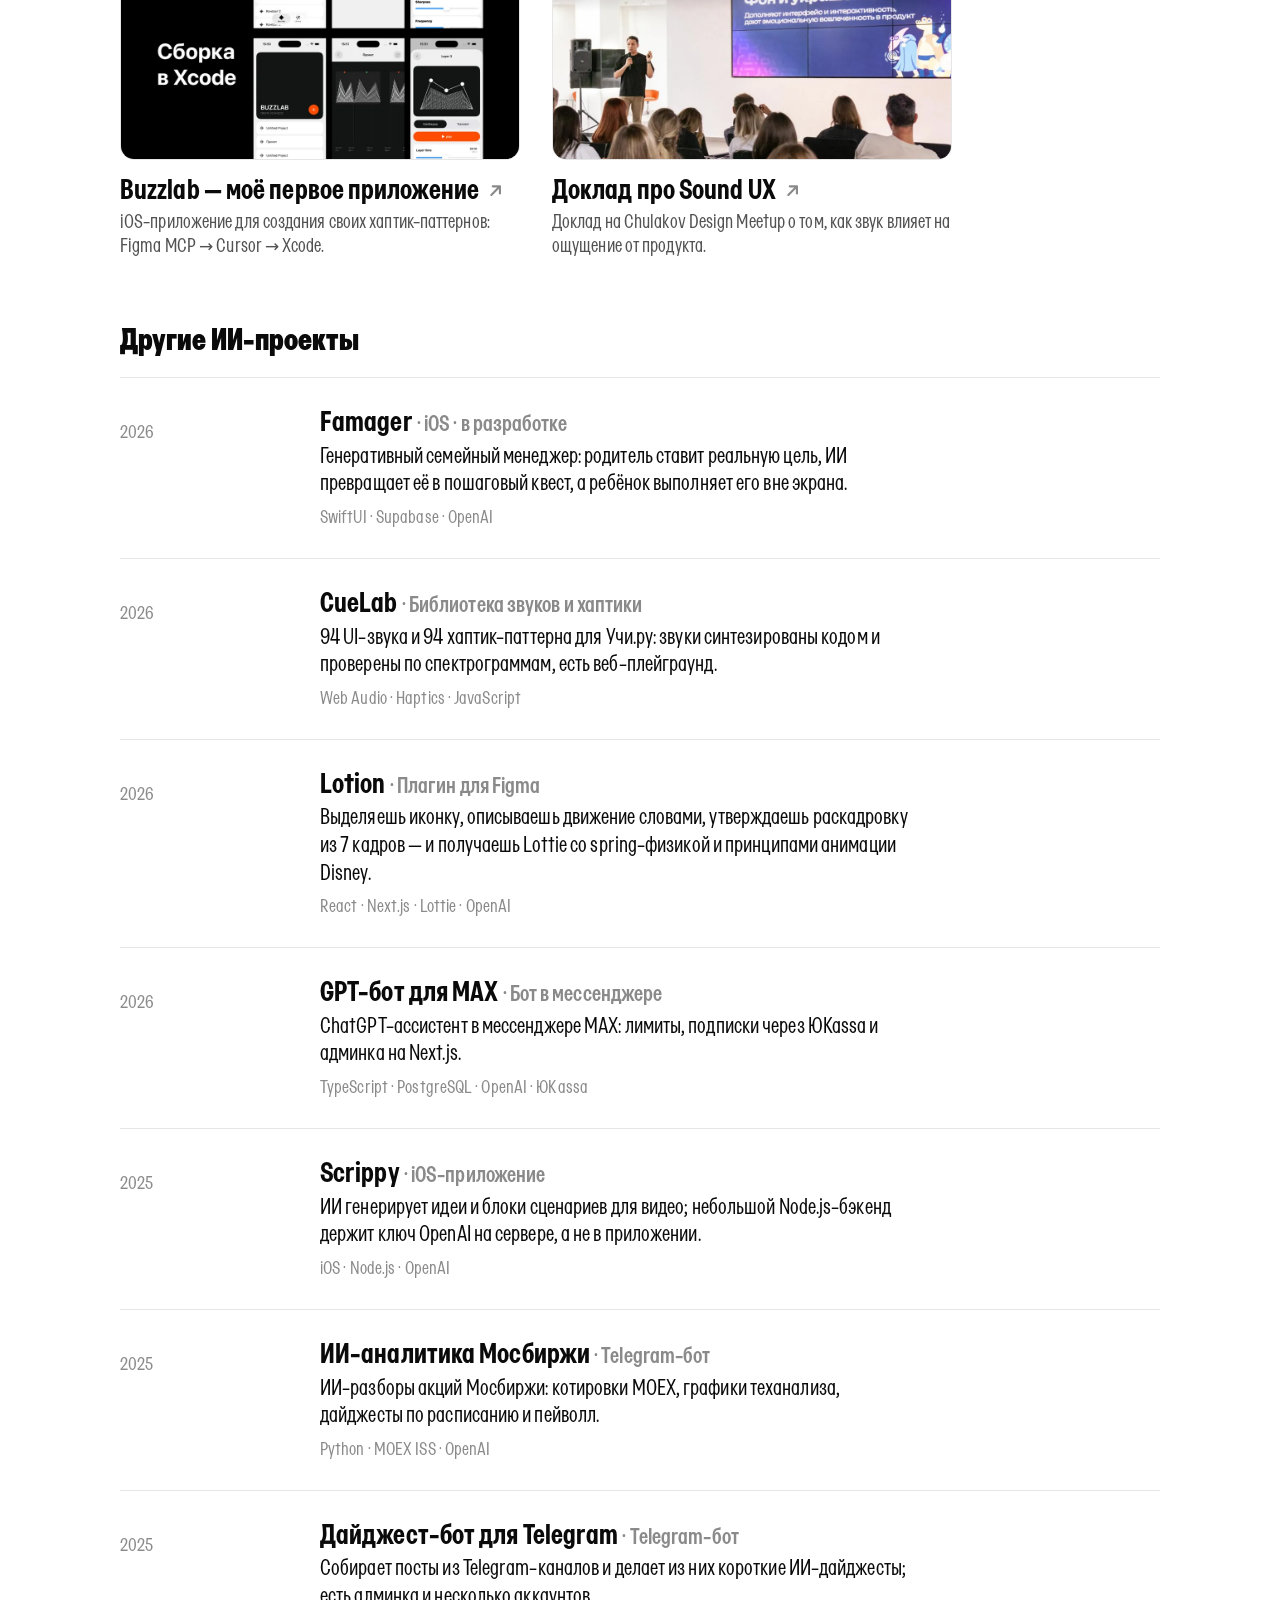
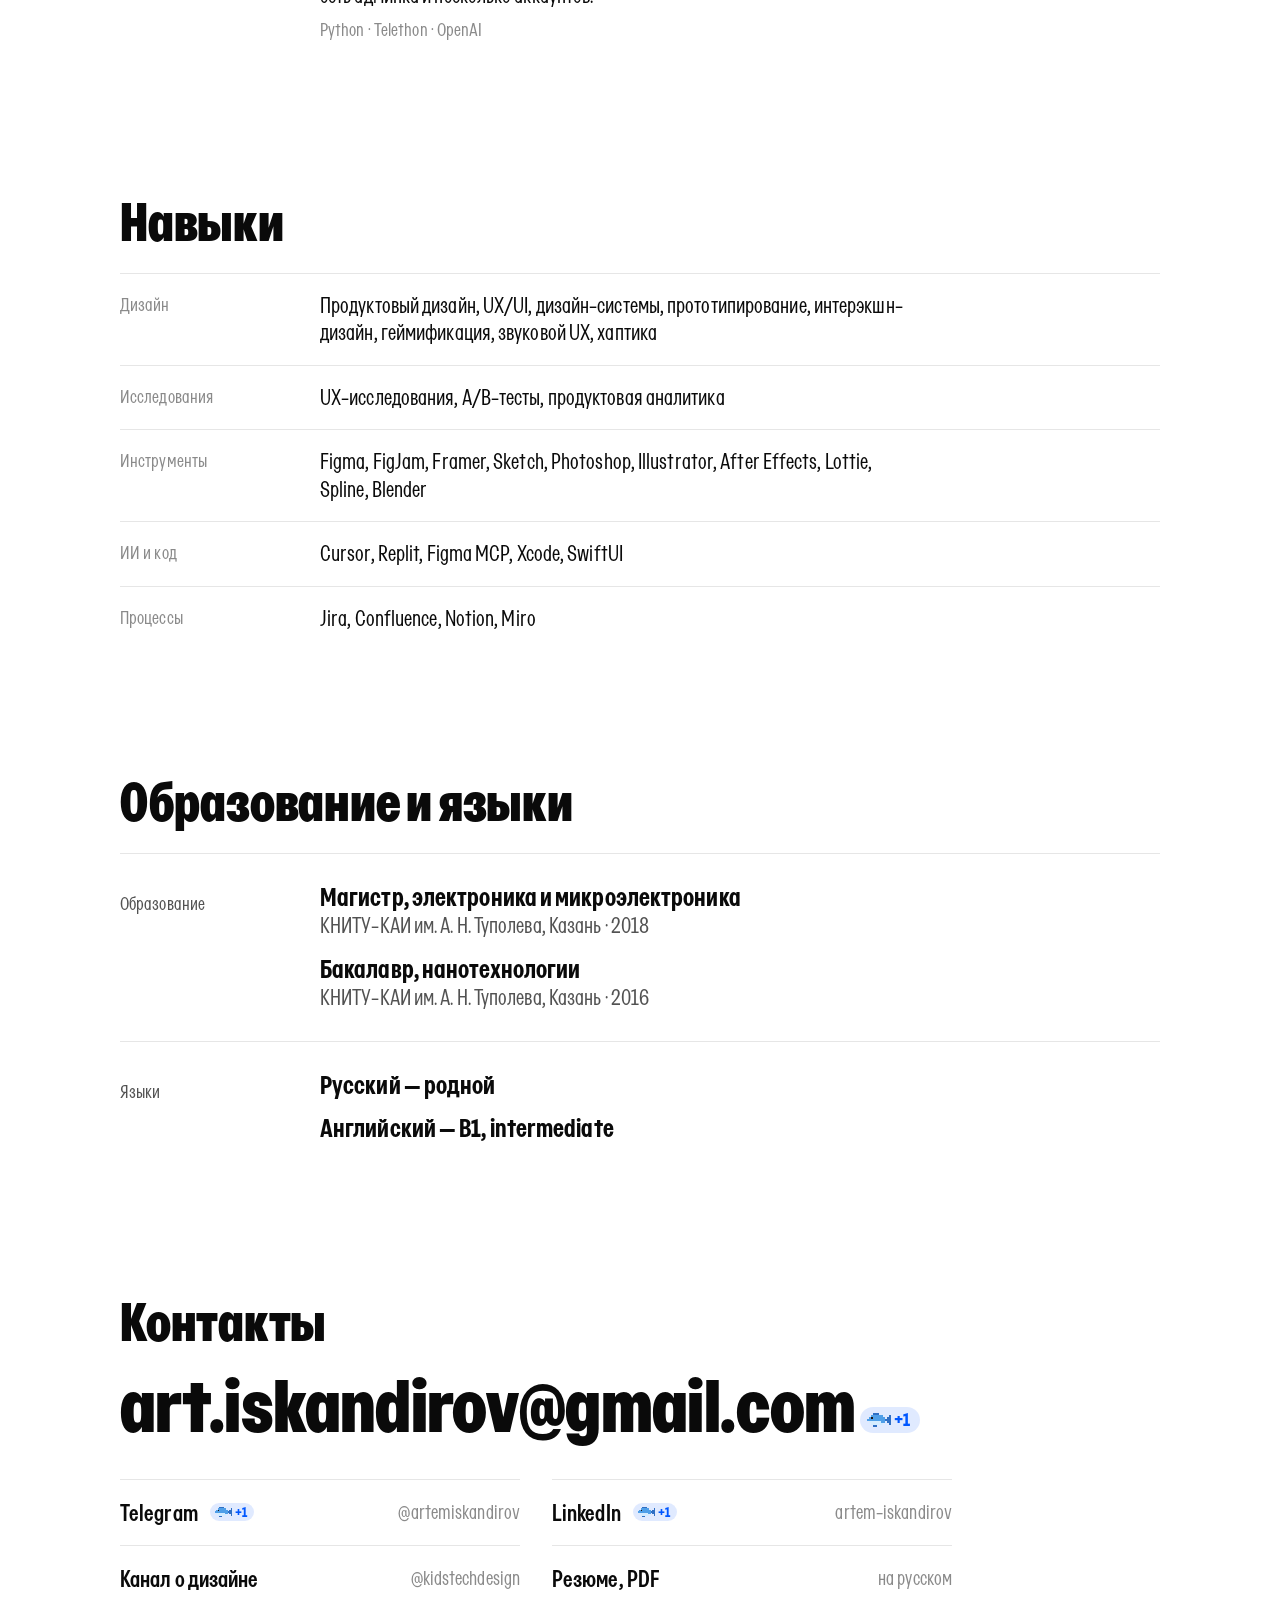
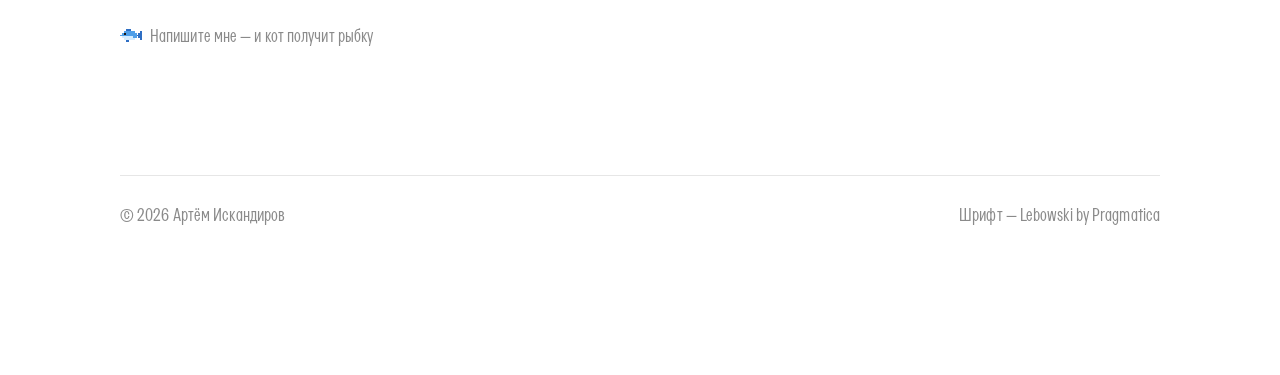
<file: ru/index.html>
<!DOCTYPE html>
<html lang="ru">
<head>
<meta charset="utf-8">
<meta name="viewport" content="width=device-width, initial-scale=1, viewport-fit=cover">
<title>Артём Искандиров — Senior Product Designer, продуктовый дизайнер</title>
<meta name="description" content="Senior Product Designer, 7+ лет в EdTech, ритейл-AI, финтехе и медтехе. Дизайн-системы, геймификация и звуковой UX. Сейчас — Uchi.ru (VK EdTech). Казань — удалёнка, гибрид или переезд.">
<meta name="author" content="Артём Искандиров">
<meta name="theme-color" content="#ffffff">
<link rel="canonical" href="https://artemiskandirov.github.io/portfolio/ru/">
<link rel="alternate" hreflang="en" href="https://artemiskandirov.github.io/portfolio/">
<link rel="alternate" hreflang="ru" href="https://artemiskandirov.github.io/portfolio/ru/">
<link rel="alternate" hreflang="x-default" href="https://artemiskandirov.github.io/portfolio/">
<meta property="og:type" content="profile">
<meta property="og:title" content="Артём Искандиров — Senior Product Designer">
<meta property="og:description" content="7+ лет в EdTech, ритейл-AI, финтехе и медтехе. Дизайн-системы, геймификация, звуковой UX.">
<meta property="og:url" content="https://artemiskandirov.github.io/portfolio/ru/">
<meta property="og:image" content="https://artemiskandirov.github.io/portfolio/assets/img/og.jpg">
<meta property="og:locale" content="ru_RU">
<meta property="og:locale:alternate" content="en_US">
<meta property="profile:first_name" content="Артём">
<meta property="profile:last_name" content="Искандиров">
<meta name="twitter:card" content="summary_large_image">
<link rel="icon" href="data:image/svg+xml,%3Csvg xmlns='http://www.w3.org/2000/svg' viewBox='0 0 64 64'%3E%3Ccircle cx='32' cy='32' r='32' fill='%230a0a0a'/%3E%3Ctext x='32' y='44' font-family='Arial' font-weight='700' font-size='30' fill='%23ffffff' text-anchor='middle'%3EAI%3C/text%3E%3C/svg%3E">
<link rel="preload" href="../assets/fonts/LebowskiByPragmatica-Regular.woff2" as="font" type="font/woff2" crossorigin>
<link rel="preload" href="../assets/fonts/LebowskiByPragmatica-Black.woff2" as="font" type="font/woff2" crossorigin>
<script>
  (function () {
    var t;
    try { t = localStorage.getItem('theme'); } catch (e) {}
    if (t !== 'light' && t !== 'dark') t = matchMedia('(prefers-color-scheme: dark)').matches ? 'dark' : 'light';
    document.documentElement.setAttribute('data-theme', t);
  })();
</script>
<link rel="stylesheet" href="../assets/css/site.css">
<link rel="stylesheet" href="../assets/css/cat.css">
<script type="application/ld+json">
{
  "@context": "https://schema.org",
  "@type": "ProfilePage",
  "url": "https://artemiskandirov.github.io/portfolio/ru/",
  "inLanguage": "ru",
  "mainEntity": {
    "@type": "Person",
    "name": "Артём Искандиров",
    "alternateName": "Artem Iskandirov",
    "jobTitle": "Senior Product Designer",
    "description": "Senior Product Designer, 7+ лет в EdTech, ритейл-AI, финтехе и медтехе. Дизайн-системы, геймификация, звуковой UX.",
    "image": "https://artemiskandirov.github.io/portfolio/assets/img/photo.jpg",
    "url": "https://artemiskandirov.github.io/portfolio/ru/",
    "email": "mailto:art.iskandirov@gmail.com",
    "address": { "@type": "PostalAddress", "addressLocality": "Казань", "addressCountry": "RU" },
    "worksFor": [
      { "@type": "EmployeeRole", "roleName": "Senior Product Designer", "startDate": "2023-09",
        "worksFor": { "@type": "Organization", "name": "Uchi.ru (VK EdTech)", "url": "https://uchi.ru" } },
      { "@type": "EmployeeRole", "roleName": "Senior Product Designer (part-time)", "startDate": "2024",
        "worksFor": { "@type": "Organization", "name": "Miry Avi" } }
    ],
    "alumniOf": [
      { "@type": "EmployeeRole", "roleName": "Product Designer", "startDate": "2021-06", "endDate": "2023-09",
        "alumniOf": { "@type": "Organization", "name": "Ailet" } },
      { "@type": "EmployeeRole", "roleName": "Product Designer", "startDate": "2020-06", "endDate": "2021-06",
        "alumniOf": { "@type": "Organization", "name": "Ак Барс Цифровые Технологии" } },
      { "@type": "EmployeeRole", "roleName": "Product Designer", "startDate": "2018-10", "endDate": "2020-06",
        "alumniOf": { "@type": "Organization", "name": "БАРС Груп" } },
      { "@type": "CollegeOrUniversity", "name": "КНИТУ-КАИ им. А. Н. Туполева" }
    ],
    "hasCredential": [
      { "@type": "EducationalOccupationalCredential", "credentialCategory": "degree", "name": "Магистр, электроника и микроэлектроника", "dateCreated": "2018" },
      { "@type": "EducationalOccupationalCredential", "credentialCategory": "degree", "name": "Бакалавр, нанотехнологии", "dateCreated": "2016" }
    ],
    "knowsLanguage": [
      { "@type": "Language", "name": "Русский", "alternateName": "ru" },
      { "@type": "Language", "name": "Английский", "alternateName": "en" }
    ],
    "knowsAbout": ["Продуктовый дизайн", "UX/UI-дизайн", "Дизайн-системы", "Прототипирование", "Интерэкшн-дизайн", "Геймификация", "Звуковой UX", "Хаптика", "UX-исследования", "A/B-тесты", "Продуктовая аналитика", "Figma", "ИИ-инструменты в дизайне"],
    "sameAs": ["https://www.linkedin.com/in/artem-iskandirov-516735204/", "https://t.me/artemiskandirov", "https://t.me/kidstechdesign"]
  }
}
</script>
</head>
<body>
<svg width="0" height="0" style="position:absolute" aria-hidden="true">
  <symbol id="i-arrow" viewBox="0 0 12 12"><path d="M3 9 9 3M4 3h5v5" fill="none" stroke="currentColor" stroke-width="1.5" stroke-linecap="round" stroke-linejoin="round"/></symbol>
  <symbol id="i-down" viewBox="0 0 12 12"><path d="M6 2v8M2.5 6.5 6 10l3.5-3.5" fill="none" stroke="currentColor" stroke-width="1.5" stroke-linecap="round" stroke-linejoin="round"/></symbol>
</svg>
<a class="skip" href="#main">К содержанию</a>

<div class="bulb-layer">
  <div class="bulb-frame">
    <div class="bulb" id="bulb">
      <canvas aria-hidden="true"></canvas>
      <button class="bulb-toggle" type="button" aria-label="Сменить тему" data-label-on="Выключить лампу — светлая тема" data-label-off="Включить лампу — тёмная тема">
        <svg viewBox="0 0 44 60" aria-hidden="true"><path d="M22 3a17 17 0 0 0-10 30.8c2 1.6 3 3.7 3 6.2v2h14v-2c0-2.5 1-4.6 3-6.2A17 17 0 0 0 22 3Z" fill="none" stroke="currentColor" stroke-width="2"/><path d="M15 47h14M17 52h10M19 57h6" stroke="currentColor" stroke-width="2" stroke-linecap="round"/></svg>
      </button>
    </div>
  </div>
</div>

<div class="wrap">
  <header class="top">
    <div class="top-left">
      <a class="brand" href="#top">Артём Искандиров</a>
      <nav class="nav" aria-label="Разделы">
        <a href="#experience">Опыт</a>
        <a href="#projects">Проекты</a>
        <a href="#skills">Навыки</a>
        <a href="#contact">Контакты</a>
      </nav>
    </div>
    <div class="controls">
      <div class="lang" aria-label="Язык">
        <a href="../" hreflang="en" lang="en">EN</a>
        <span aria-current="page">RU</span>
      </div>
      <button class="icon-btn" id="soundToggle" type="button" aria-label="Звук" aria-pressed="true" title="Звук">
        <svg viewBox="0 0 24 24" fill="none" stroke="currentColor" stroke-width="1.8" stroke-linecap="round" stroke-linejoin="round" aria-hidden="true">
          <path d="M11 5 6 9H2v6h4l5 4V5z"/>
          <path class="wave" d="M15.5 8.5a5 5 0 0 1 0 7M19 5a10 10 0 0 1 0 14"/>
          <path class="cross" d="m16 9 6 6m0-6-6 6"/>
        </svg>
      </button>
    </div>
  </header>

  <main id="main">
    <section class="hero" id="top" aria-label="Обо мне">
      <img class="hero-photo" src="../assets/img/photo.jpg" width="92" height="92" alt="Артём Искандиров">
      <p class="status">Открыт к предложениям</p>
      <h1>Артём Искандиров</h1>
      <p class="role">Senior Product Designer</p>
      <p class="lead">7+ лет проектирую B2C- и B2B-продукты в EdTech, ритейл-AI, финтехе и медтехе. Делаю дизайн-системы, геймификацию и звуковой UX — и изменения, которые двигают метрики. Вне работы сам проектирую и программирую продукты — от <a href="#projects">СобесХаба</a> до ИИ-инструментов.</p>
      <ul class="facts">
        <li>Казань, Россия</li>
        <li>Удалёнка · гибрид · переезд</li>
        <li>Русский (родной), английский (B1)</li>
      </ul>
      <div class="actions">
        <a class="btn btn-primary" href="mailto:art.iskandirov@gmail.com">art.iskandirov@gmail.com</a>
        <a class="btn" href="https://t.me/artemiskandirov" rel="noopener" target="_blank">Telegram <svg class="ico" aria-hidden="true"><use href="#i-arrow"/></svg></a>
        <a class="btn" href="https://www.linkedin.com/in/artem-iskandirov-516735204/" rel="noopener" target="_blank">LinkedIn <svg class="ico" aria-hidden="true"><use href="#i-arrow"/></svg></a>
        <a class="btn" href="../Artem_Iskandirov_CV_RU.pdf" download>Резюме, PDF <svg class="ico" aria-hidden="true"><use href="#i-down"/></svg></a>
      </div>

      <ul class="stats" aria-label="Ключевые результаты">
        <li class="stat"><span class="stat-num">+5%</span><span class="stat-txt">ARPU — новый путь покупки в Uchi.ru выиграл A/B-тест (конверсия +7%)</span></li>
        <li class="stat"><span class="stat-num">1-е</span><span class="stat-txt">место на AI-хакатоне среди разработчиков с линтером дизайн-системы для Figma</span></li>
        <li class="stat"><span class="stat-num">+11%</span><span class="stat-txt">переходов в инвестиции после редизайна главной в Ак Барс</span></li>
        <li class="stat"><span class="stat-num">10 000+</span><span class="stat-txt">медработников в 12 регионах работают в системе, которую я перепроектировал в БАРС Груп</span></li>
      </ul>
    </section>

    <section class="section" id="experience" aria-labelledby="experience-h">
      <h2 id="experience-h">Опыт работы</h2>

      <article class="row job">
        <p class="when"><time datetime="2023-09">Сен 2023</time> – н. в.</p>
        <div>
          <h3>Uchi.ru <span class="muted">· VK EdTech</span></h3>
          <p class="job-role">Senior Product Designer · Москва, удалённо</p>
          <ul>
            <li>Перепроектировал путь покупки — он выиграл A/B-тест: <strong>ARPU +5%, конверсия +7%</strong>.</li>
            <li>Перенёс дизайн-систему в Replit в виде React-компонентов — вся команда дизайна теперь собирает прототипы там.</li>
            <li>Отвечаю за геймификацию и звуковой UX в продукте для миллионов детей.</li>
            <li>Запустил социальные фичи для детей, которые подняли <strong>DAU продукта на 8%</strong>.</li>
          </ul>
          <p class="tags">EdTech · B2C · Mobile · Дизайн-системы</p>
          <div class="shots">
            <button class="shot" type="button" data-full="../assets/img/work/uchiru-1.webp"><img src="../assets/img/work/uchiru-1.webp" width="700" height="583" loading="lazy" alt="Uchi.ru — сверхпоздняя продажа"></button>
            <button class="shot" type="button" data-full="../assets/img/work/uchiru-2.webp"><img src="../assets/img/work/uchiru-2.webp" width="700" height="583" loading="lazy" alt="Uchi.ru — олимпийский квест"></button>
            <button class="shot" type="button" data-full="../assets/img/work/uchiru-3.webp"><img src="../assets/img/work/uchiru-3.webp" width="700" height="583" loading="lazy" alt="Uchi.ru — лидерборд класса"></button>
            <button class="shot" type="button" data-full="../assets/img/work/uchiru-4.webp"><img src="../assets/img/work/uchiru-4.webp" width="700" height="583" loading="lazy" alt="Uchi.ru — прототип в Replit для UX-исследований"></button>
          </div>
        </div>
      </article>

      <article class="row job">
        <p class="when"><time datetime="2024">2024</time> – н. в.</p>
        <div>
          <h3>Miry Avi</h3>
          <p class="job-role">Senior Product Designer · частичная занятость</p>
          <ul>
            <li>Геймификация и UX детского продукта.</li>
          </ul>
          <p class="tags">Дети · Геймификация</p>
          <p class="app-links"><a href="https://apps.apple.com/ru/app/id6480117779" rel="noopener" target="_blank">App Store <svg class="ico" aria-hidden="true"><use href="#i-arrow"/></svg></a><a href="https://www.rustore.ru/catalog/app/com.educationsoft.logopedia" rel="noopener" target="_blank">RuStore, Android <svg class="ico" aria-hidden="true"><use href="#i-arrow"/></svg></a></p>
        </div>
      </article>

      <article class="row job">
        <p class="when"><time datetime="2021-06">Июн 2021</time> – <time datetime="2023-09">Сен 2023</time></p>
        <div>
          <h3>Ailet</h3>
          <p class="job-role">Product Designer · Москва</p>
          <ul>
            <li>Проектировал аналитическую веб-платформу и мобильное приложение для мерчендайзеров в AI-vision SaaS для ритейла — клиенты P&amp;G, Coca-Cola, Mars.</li>
            <li>После редизайна: <strong>CSAT/CSI +5 п. п., обращения в поддержку −8%</strong>.</li>
            <li>Проводил UX-исследования в магазинах и внедрил UX-метрики в разработку.</li>
          </ul>
          <p class="tags">B2B SaaS · Ритейл-AI · Web и mobile</p>
          <div class="shots">
            <button class="shot" type="button" data-full="../assets/img/work/ailet-1.webp"><img src="../assets/img/work/ailet-1.webp" width="700" height="583" loading="lazy" alt="Ailet — отчёт проверки в магазине"></button>
            <button class="shot" type="button" data-full="../assets/img/work/ailet-2.webp"><img src="../assets/img/work/ailet-2.webp" width="700" height="583" loading="lazy" alt="Ailet — планограмма"></button>
            <button class="shot" type="button" data-full="../assets/img/work/ailet-3.webp"><img src="../assets/img/work/ailet-3.webp" width="700" height="583" loading="lazy" alt="Ailet — задания мерчендайзеров"></button>
            <button class="shot" type="button" data-full="../assets/img/work/ailet-4.webp"><img src="../assets/img/work/ailet-4.webp" width="700" height="583" loading="lazy" alt="Ailet — конструктор формул"></button>
          </div>
        </div>
      </article>

      <article class="row job">
        <p class="when"><time datetime="2020-06">Июн 2020</time> – <time datetime="2021-06">Июн 2021</time></p>
        <div>
          <h3>Ак Барс Цифровые Технологии</h3>
          <p class="job-role">Product Designer · Казань</p>
          <ul>
            <li>Спроектировал раздел инвестиций в банковском приложении (iOS и Android) и масштабируемую UI-архитектуру для новых продуктов.</li>
            <li>После редизайна главной: <strong>переходы в инвестиции +11%, отказы на оформлении −12%</strong>.</li>
          </ul>
          <p class="tags">Финтех · Инвестиции · Mobile</p>
        </div>
      </article>

      <article class="row job">
        <p class="when"><time datetime="2018-10">Окт 2018</time> – <time datetime="2020-06">Июн 2020</time></p>
        <div>
          <h3>БАРС Груп</h3>
          <p class="job-role">Product Designer · Казань</p>
          <ul>
            <li>Перепроектировал медицинскую информационную систему: <strong>12 регионов, 10 000+ пользователей</strong>.</li>
            <li>Исследовал 7+ ролей (врачи, медсёстры, администраторы) и адаптировал сценарии под каждую: <strong>типовые задачи −10% времени</strong>.</li>
          </ul>
          <p class="tags">MedTech · Здравоохранение</p>
        </div>
      </article>
    </section>

    <section class="section" id="projects" aria-labelledby="projects-h">
      <h2 id="projects-h">Проекты</h2>

      <article class="feature">
        <p class="feature-kicker">2026 · фулстек-разработка и UI/UX-дизайн</p>
        <h3><a href="https://sobeshub.ru/analytics" rel="noopener" target="_blank">СобесХаб <svg class="ico" aria-hidden="true"><use href="#i-arrow"/></svg></a></h3>
        <p class="feature-lead">Платформа подготовки к собеседованиям для дата- и продуктовых аналитиков: реальные собеседования в крупных IT-компаниях, вопросы с эталонными ответами, тренажёр и вебинары. Работал над продуктом как фулстек-разработчик и дизайнер.</p>
        <ul class="stats feature-stats">
          <li class="stat"><span class="stat-num">2000+</span><span class="stat-txt">вопросов с реальных собеседований с эталонными ответами</span></li>
          <li class="stat"><span class="stat-num">70+</span><span class="stat-txt">компаний — Яндекс, Т-Банк, VK, Ozon, Авито и другие</span></li>
          <li class="stat"><span class="stat-num">200+</span><span class="stat-txt">собеседований целиком — от HR-скрининга до финала</span></li>
        </ul>
        <p class="tags">Next.js · React · REST API · Cloudflare Workers · защищённое HLS-видео · оплата и подписки</p>
      </article>

      <div class="cards">
        <a class="card card-wide kodo" href="https://www.linkedin.com/feed/update/urn:li:activity:7482740553244401665/" rel="noopener" target="_blank">
          <div class="card-img"><img src="../assets/img/side/kodo-car.webp" width="960" height="767" loading="lazy" alt="KODO на приборной панели: глаза-пламя на высоких оборотах"></div>
          <div>
            <p class="feature-kicker">2026 · железный пет · навайбкодил с Claude</p>
            <h3>KODO — осязаемый питомец для машины <svg class="ico" aria-hidden="true"><use href="#i-arrow"/></svg></h3>
            <p>Карманный пет на ESP32, который проживает поездку: по OBD через Bluetooth читает скорость, обороты, газ и торможение и реагирует глазами, нарисованными кодом, — пламя при газе в пол, испуг при резком торможении. Реакции на гироскоп, виртуальная 3D-камера, 30–45 FPS — и ни одного файла-картинки: всё рисует код.</p>
            <p class="tags">ESP32 · OBD-II · Bluetooth · гироскоп · процедурная анимация</p>
          </div>
        </a>
        <a class="card" href="https://www.linkedin.com/posts/artem-iskandirov-516735204_%D0%BD%D0%B5%D0%B9%D1%80%D0%BE%D0%BD%D0%BA%D0%B0-%D0%B2-%D1%80%D0%B0%D0%B1%D0%BE%D1%82%D0%B5-%D0%BD%D0%B0-%D1%80%D0%B0%D0%B1%D0%BE%D1%82%D0%B5-%D1%87%D0%B0%D1%81%D1%82%D1%8C-3-%D0%BD%D0%B0-activity-7465029981010763776-mabF" rel="noopener" target="_blank">
          <div class="card-img"><img src="../assets/img/side/figma-linter.webp" width="960" height="699" loading="lazy" alt="Интерфейс плагина Figma Linter"></div>
          <h3>Figma Linter — ИИ-плагин <svg class="ico" aria-hidden="true"><use href="#i-arrow"/></svg></h3>
          <p>Проверяет макеты по дизайн-системе: привязывает цвета, отступы и шрифты к токенам, заменяет отвязанные компоненты. 1-е место на AI-хакатоне среди разработчиков.</p>
        </a>
        <a class="card" href="https://t.me/kidstechdesign" rel="noopener" target="_blank">
          <div class="card-img"><img src="../assets/img/side/ai-colors.webp" width="960" height="697" loading="lazy" alt="Палитра до и после расчистки"></div>
          <h3>Расчистка цветов с ИИ <svg class="ico" aria-hidden="true"><use href="#i-arrow"/></svg></h3>
          <p>Собрал разросшуюся легаси- и A/B-палитру в структурные токены с помощью Cursor — примерно за 3 часа вместо нескольких дней.</p>
        </a>
        <a class="card" href="https://www.linkedin.com/posts/artem-iskandirov-516735204_figma-mcp-cursor-%D0%B4%D0%BB%D1%8F-%D0%BF%D1%80%D0%B8%D0%BB%D0%BE%D0%B6%D0%B5%D0%BD%D0%B8%D0%B9-ios-%D0%B2%D1%80%D0%BE%D0%B4%D0%B5-activity-7398683450456678400-UAOh" rel="noopener" target="_blank">
          <div class="card-img"><img src="../assets/img/side/custom-vibrations.webp" width="960" height="970" loading="lazy" alt="iOS-приложение Buzzlab: дизайн в Figma и сборка в Xcode"></div>
          <h3>Buzzlab — моё первое приложение <svg class="ico" aria-hidden="true"><use href="#i-arrow"/></svg></h3>
          <p>iOS-приложение для создания своих хаптик-паттернов: Figma MCP → Cursor → Xcode.</p>
        </a>
        <a class="card" href="https://chulakov.ru/event/chulakov-design-meetup-7-kazan" rel="noopener" target="_blank">
          <div class="card-img"><img src="../assets/img/side/sound-ux.webp" width="960" height="608" loading="lazy" alt="Артём выступает на Chulakov Design Meetup"></div>
          <h3>Доклад про Sound UX <svg class="ico" aria-hidden="true"><use href="#i-arrow"/></svg></h3>
          <p>Доклад на Chulakov Design Meetup о том, как звук влияет на ощущение от продукта.</p>
        </a>
      </div>

      <h3 class="sub-h">Другие ИИ-проекты</h3>
      <ul class="plist">
        <li class="row">
          <p class="when">2026</p>
          <div>
            <h4>Famager <span class="muted">· iOS · в разработке</span></h4>
            <p>Генеративный семейный менеджер: родитель ставит реальную цель, ИИ превращает её в пошаговый квест, а ребёнок выполняет его вне экрана.</p>
            <p class="tags">SwiftUI · Supabase · OpenAI</p>
          </div>
        </li>
        <li class="row">
          <p class="when">2026</p>
          <div>
            <h4>CueLab <span class="muted">· Библиотека звуков и хаптики</span></h4>
            <p>94 UI-звука и 94 хаптик-паттерна для Учи.ру: звуки синтезированы кодом и проверены по спектрограммам, есть веб-плейграунд.</p>
            <p class="tags">Web Audio · Haptics · JavaScript</p>
          </div>
        </li>
        <li class="row">
          <p class="when">2026</p>
          <div>
            <h4>Lotion <span class="muted">· Плагин для Figma</span></h4>
            <p>Выделяешь иконку, описываешь движение словами, утверждаешь раскадровку из 7 кадров — и получаешь Lottie со spring-физикой и принципами анимации Disney.</p>
            <p class="tags">React · Next.js · Lottie · OpenAI</p>
          </div>
        </li>
        <li class="row">
          <p class="when">2026</p>
          <div>
            <h4>GPT-бот для MAX <span class="muted">· Бот в мессенджере</span></h4>
            <p>ChatGPT-ассистент в мессенджере MAX: лимиты, подписки через ЮKassa и админка на Next.js.</p>
            <p class="tags">TypeScript · PostgreSQL · OpenAI · ЮKassa</p>
          </div>
        </li>
        <li class="row">
          <p class="when">2025</p>
          <div>
            <h4>Scrippy <span class="muted">· iOS-приложение</span></h4>
            <p>ИИ генерирует идеи и блоки сценариев для видео; небольшой Node.js-бэкенд держит ключ OpenAI на сервере, а не в приложении.</p>
            <p class="tags">iOS · Node.js · OpenAI</p>
          </div>
        </li>
        <li class="row">
          <p class="when">2025</p>
          <div>
            <h4>ИИ-аналитика Мосбиржи <span class="muted">· Telegram-бот</span></h4>
            <p>ИИ-разборы акций Мосбиржи: котировки MOEX, графики теханализа, дайджесты по расписанию и пейволл.</p>
            <p class="tags">Python · MOEX ISS · OpenAI</p>
          </div>
        </li>
        <li class="row">
          <p class="when">2025</p>
          <div>
            <h4>Дайджест-бот для Telegram <span class="muted">· Telegram-бот</span></h4>
            <p>Собирает посты из Telegram-каналов и делает из них короткие ИИ-дайджесты; есть админка и несколько аккаунтов.</p>
            <p class="tags">Python · Telethon · OpenAI</p>
          </div>
        </li>
      </ul>
    </section>

    <section class="section" id="skills" aria-labelledby="skills-h">
      <h2 id="skills-h">Навыки</h2>
      <dl class="skills">
        <div class="row"><dt class="when">Дизайн</dt><dd>Продуктовый дизайн, UX/UI, дизайн-системы, прототипирование, интерэкшн-дизайн, геймификация, звуковой UX, хаптика</dd></div>
        <div class="row"><dt class="when">Исследования</dt><dd>UX-исследования, A/B-тесты, продуктовая аналитика</dd></div>
        <div class="row"><dt class="when">Инструменты</dt><dd>Figma, FigJam, Framer, Sketch, Photoshop, Illustrator, After Effects, Lottie, Spline, Blender</dd></div>
        <div class="row"><dt class="when">ИИ и код</dt><dd>Cursor, Replit, Figma MCP, Xcode, SwiftUI</dd></div>
        <div class="row"><dt class="when">Процессы</dt><dd>Jira, Confluence, Notion, Miro</dd></div>
      </dl>
    </section>

    <section class="section" id="education" aria-labelledby="education-h">
      <h2 id="education-h">Образование и языки</h2>
      <div class="row edu">
        <p class="when">Образование</p>
        <div>
          <div class="edu-item">
            <h3>Магистр, электроника и микроэлектроника</h3>
            <p>КНИТУ-КАИ им. А. Н. Туполева, Казань · <time datetime="2018">2018</time></p>
          </div>
          <div class="edu-item">
            <h3>Бакалавр, нанотехнологии</h3>
            <p>КНИТУ-КАИ им. А. Н. Туполева, Казань · <time datetime="2016">2016</time></p>
          </div>
        </div>
      </div>
      <div class="row edu">
        <p class="when">Языки</p>
        <div>
          <div class="edu-item"><h3>Русский — родной</h3></div>
          <div class="edu-item"><h3>Английский — B1, intermediate</h3></div>
        </div>
      </div>
    </section>

    <section class="section" id="contact" aria-labelledby="contact-h">
      <h2 id="contact-h">Контакты</h2>
      <a class="contact-mail" href="mailto:art.iskandirov@gmail.com">art.iskandirov@gmail.com</a>
      <div class="links">
        <a href="https://t.me/artemiskandirov" rel="noopener" target="_blank">Telegram <span>@artemiskandirov</span></a>
        <a href="https://www.linkedin.com/in/artem-iskandirov-516735204/" rel="noopener" target="_blank">LinkedIn <span>artem-iskandirov</span></a>
        <a href="https://t.me/kidstechdesign" rel="noopener" target="_blank">Канал о дизайне <span>@kidstechdesign</span></a>
        <a href="../Artem_Iskandirov_CV_RU.pdf" download>Резюме, PDF <span>на русском</span></a>
      </div>
    </section>
  </main>

  <footer class="foot">
    <p>© 2026 Артём Искандиров</p>
    <p>Шрифт — Lebowski by Pragmatica</p>
  </footer>
</div>

<dialog class="lightbox" id="lightbox" aria-label="Скриншот">
  <figure><img alt=""><figcaption></figcaption></figure>
  <button class="lb-btn lb-close" type="button" aria-label="Закрыть">×</button>
  <button class="lb-btn lb-prev" type="button" aria-label="Назад">‹</button>
  <button class="lb-btn lb-next" type="button" aria-label="Вперёд">›</button>
</dialog>

<script src="../assets/js/sound.js"></script>
<script src="../assets/js/site.js"></script>
<script src="../assets/js/cat.js"></script>
</body>
</html>
</file>
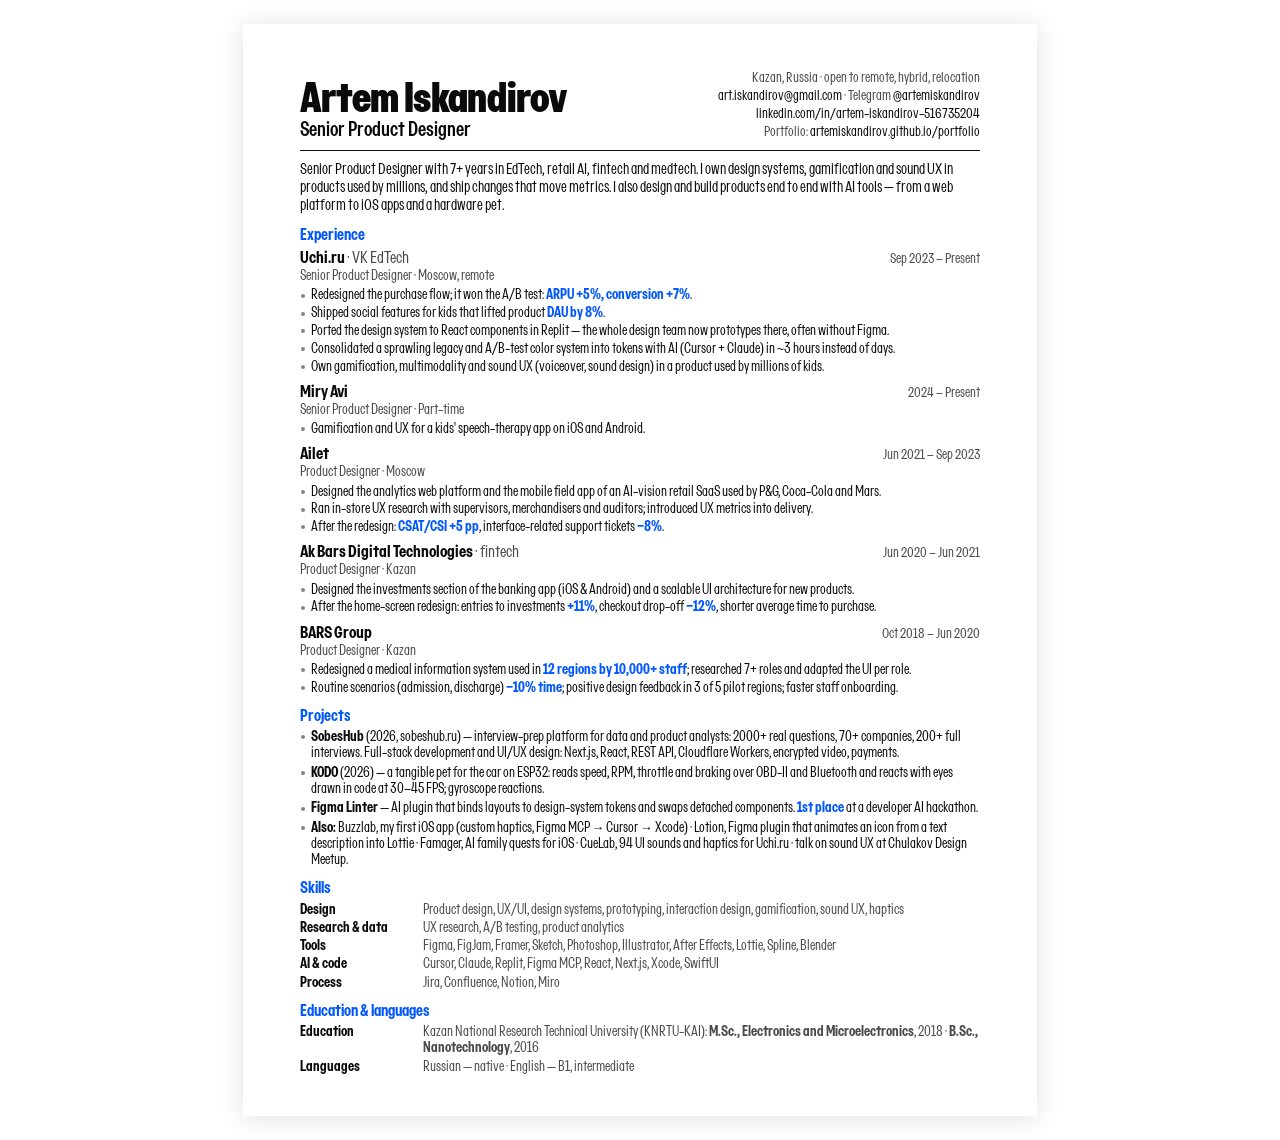
<file: cv/cv-en.html>
<!DOCTYPE html>
<html lang="en">
<head>
<meta charset="utf-8">
<meta name="viewport" content="width=device-width, initial-scale=1">
<meta name="robots" content="noindex">
<meta name="author" content="Artem Iskandirov">
<title>Artem Iskandirov — Senior Product Designer — CV</title>
<link rel="stylesheet" href="cv.css">
</head>
<body>
<header class="head">
  <div>
    <h1>Artem Iskandirov</h1>
    <p class="title">Senior Product Designer</p>
  </div>
  <p class="contact">
    Kazan, Russia · open to remote, hybrid, relocation<br>
    <a href="mailto:art.iskandirov@gmail.com">art.iskandirov@gmail.com</a> · Telegram <a href="https://t.me/artemiskandirov">@artemiskandirov</a><br>
    <a href="https://www.linkedin.com/in/artem-iskandirov-516735204/">linkedin.com/in/artem-iskandirov-516735204</a><br>
    Portfolio: <a href="https://artemiskandirov.github.io/portfolio/">artemiskandirov.github.io/portfolio</a>
  </p>
</header>

<p class="summary">Senior Product Designer with 7+ years in EdTech, retail AI, fintech and medtech. I own design systems, gamification and sound UX in products used by millions, and ship changes that move metrics. I also design and build products end to end with AI tools — from a web platform to iOS apps and a hardware pet.</p>

<section>
  <h2>Experience</h2>

  <div class="item">
    <div class="item-head"><h3>Uchi.ru <span class="muted">· VK EdTech</span></h3><p class="dates">Sep 2023 – Present</p></div>
    <p class="role">Senior Product Designer · Moscow, remote</p>
    <ul>
      <li>Redesigned the purchase flow; it won the A/B test: <strong>ARPU +5%, conversion +7%</strong>.</li>
      <li>Shipped social features for kids that lifted product <strong>DAU by 8%</strong>.</li>
      <li>Ported the design system to React components in Replit — the whole design team now prototypes there, often without Figma.</li>
      <li>Consolidated a sprawling legacy and A/B-test color system into tokens with AI (Cursor + Claude) in ~3 hours instead of days.</li>
      <li>Own gamification, multimodality and sound UX (voiceover, sound design) in a product used by millions of kids.</li>
    </ul>
  </div>

  <div class="item">
    <div class="item-head"><h3>Miry Avi</h3><p class="dates">2024 – Present</p></div>
    <p class="role">Senior Product Designer · Part-time</p>
    <ul>
      <li>Gamification and UX for a kids' speech-therapy app on iOS and Android.</li>
    </ul>
  </div>

  <div class="item">
    <div class="item-head"><h3>Ailet</h3><p class="dates">Jun 2021 – Sep 2023</p></div>
    <p class="role">Product Designer · Moscow</p>
    <ul>
      <li>Designed the analytics web platform and the mobile field app of an AI-vision retail SaaS used by P&amp;G, Coca-Cola and Mars.</li>
      <li>Ran in-store UX research with supervisors, merchandisers and auditors; introduced UX metrics into delivery.</li>
      <li>After the redesign: <strong>CSAT/CSI +5 pp</strong>, interface-related support tickets <strong>−8%</strong>.</li>
    </ul>
  </div>

  <div class="item">
    <div class="item-head"><h3>Ak Bars Digital Technologies <span class="muted">· fintech</span></h3><p class="dates">Jun 2020 – Jun 2021</p></div>
    <p class="role">Product Designer · Kazan</p>
    <ul>
      <li>Designed the investments section of the banking app (iOS &amp; Android) and a scalable UI architecture for new products.</li>
      <li>After the home-screen redesign: entries to investments <strong>+11%</strong>, checkout drop-off <strong>−12%</strong>, shorter average time to purchase.</li>
    </ul>
  </div>

  <div class="item">
    <div class="item-head"><h3>BARS Group</h3><p class="dates">Oct 2018 – Jun 2020</p></div>
    <p class="role">Product Designer · Kazan</p>
    <ul>
      <li>Redesigned a medical information system used in <strong>12 regions by 10,000+ staff</strong>; researched 7+ roles and adapted the UI per role.</li>
      <li>Routine scenarios (admission, discharge) <strong>−10% time</strong>; positive design feedback in 3 of 5 pilot regions; faster staff onboarding.</li>
    </ul>
  </div>
</section>

<section class="projects">
  <h2>Projects</h2>
  <ul>
    <li><b>SobesHub</b> (2026, sobeshub.ru) — interview-prep platform for data and product analysts: 2000+ real questions, 70+ companies, 200+ full interviews. Full-stack development and UI/UX design: Next.js, React, REST API, Cloudflare Workers, encrypted video, payments.</li>
    <li><b>KODO</b> (2026) — a tangible pet for the car on ESP32: reads speed, RPM, throttle and braking over OBD-II and Bluetooth and reacts with eyes drawn in code at 30–45 FPS; gyroscope reactions.</li>
    <li><b>Figma Linter</b> — AI plugin that binds layouts to design-system tokens and swaps detached components. <strong>1st place</strong> at a developer AI hackathon.</li>
    <li><b>Also:</b> Buzzlab, my first iOS app (custom haptics, Figma MCP → Cursor → Xcode) · Lotion, Figma plugin that animates an icon from a text description into Lottie · Famager, AI family quests for iOS · CueLab, 94 UI sounds and haptics for Uchi.ru · talk on sound UX at Chulakov Design Meetup.</li>
  </ul>
</section>

<section>
  <h2>Skills</h2>
  <dl class="grid">
    <dt>Design</dt><dd>Product design, UX/UI, design systems, prototyping, interaction design, gamification, sound UX, haptics</dd>
    <dt>Research &amp; data</dt><dd>UX research, A/B testing, product analytics</dd>
    <dt>Tools</dt><dd>Figma, FigJam, Framer, Sketch, Photoshop, Illustrator, After Effects, Lottie, Spline, Blender</dd>
    <dt>AI &amp; code</dt><dd>Cursor, Claude, Replit, Figma MCP, React, Next.js, Xcode, SwiftUI</dd>
    <dt>Process</dt><dd>Jira, Confluence, Notion, Miro</dd>
  </dl>
</section>

<section>
  <h2>Education &amp; languages</h2>
  <dl class="grid">
    <dt>Education</dt><dd>Kazan National Research Technical University (KNRTU-KAI): <b>M.Sc., Electronics and Microelectronics</b>, 2018 · <b>B.Sc., Nanotechnology</b>, 2016</dd>
    <dt>Languages</dt><dd>Russian — native · English — B1, intermediate</dd>
  </dl>
</section>
</body>
</html>
</file>
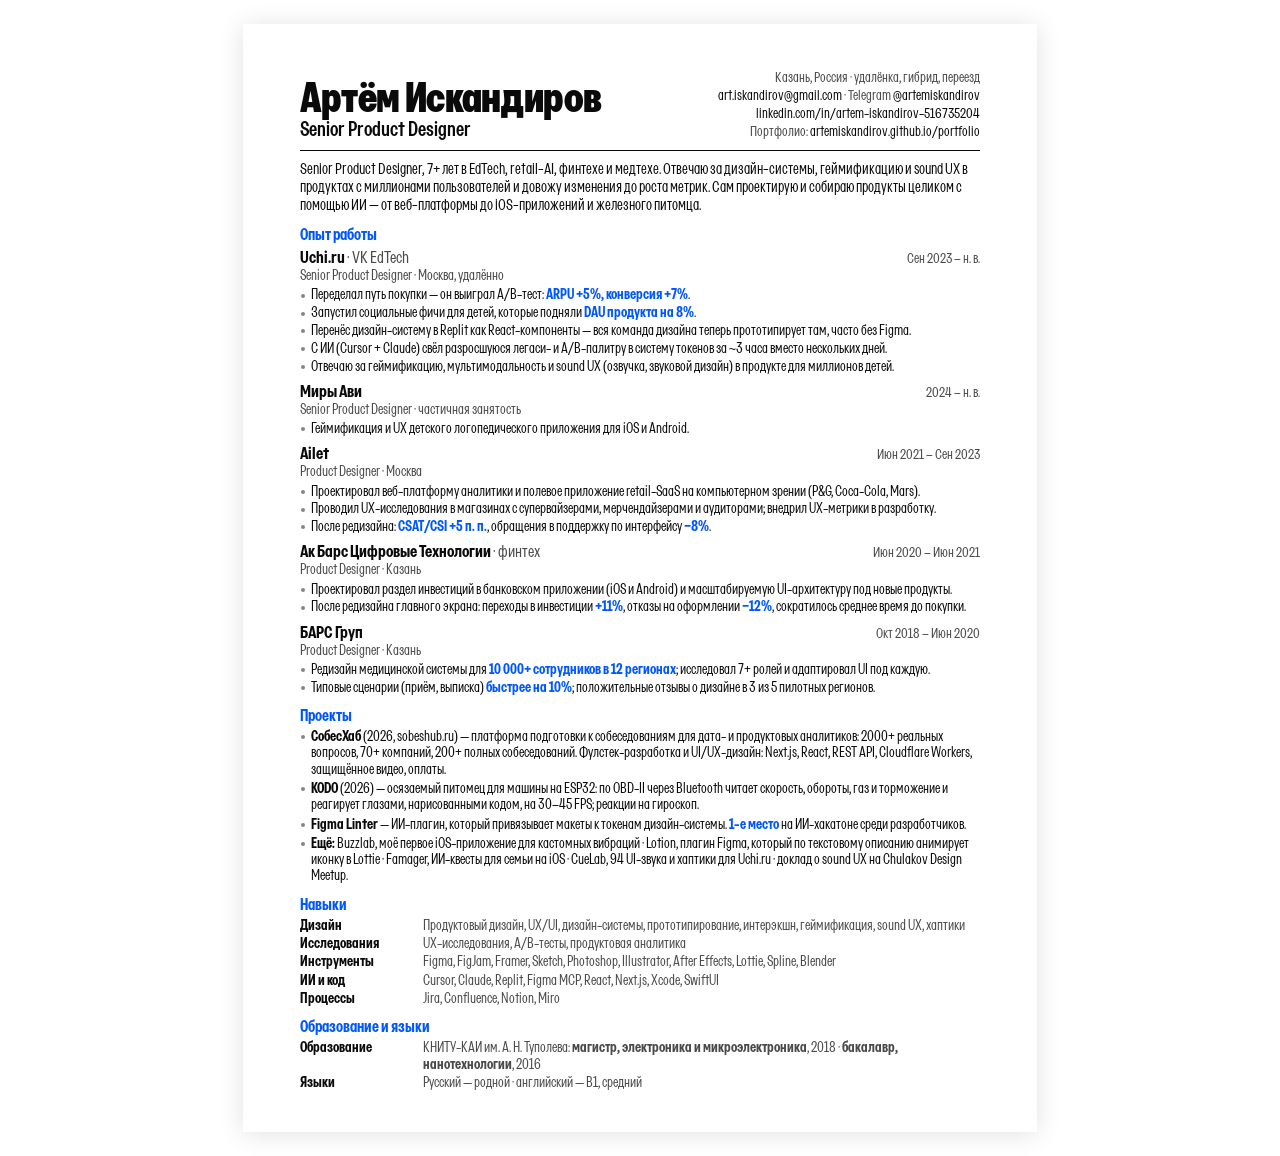
<file: cv/cv-ru.html>
<!DOCTYPE html>
<html lang="ru">
<head>
<meta charset="utf-8">
<meta name="viewport" content="width=device-width, initial-scale=1">
<meta name="robots" content="noindex">
<meta name="author" content="Артём Искандиров">
<title>Артём Искандиров — Senior Product Designer — резюме</title>
<link rel="stylesheet" href="cv.css">
</head>
<body>
<header class="head">
  <div>
    <h1>Артём Искандиров</h1>
    <p class="title">Senior Product Designer</p>
  </div>
  <p class="contact">
    Казань, Россия · удалёнка, гибрид, переезд<br>
    <a href="mailto:art.iskandirov@gmail.com">art.iskandirov@gmail.com</a> · Telegram <a href="https://t.me/artemiskandirov">@artemiskandirov</a><br>
    <a href="https://www.linkedin.com/in/artem-iskandirov-516735204/">linkedin.com/in/artem-iskandirov-516735204</a><br>
    Портфолио: <a href="https://artemiskandirov.github.io/portfolio/ru/">artemiskandirov.github.io/portfolio</a>
  </p>
</header>

<p class="summary">Senior Product Designer, 7+ лет в EdTech, retail-AI, финтехе и медтехе. Отвечаю за дизайн-системы, геймификацию и sound UX в продуктах с миллионами пользователей и довожу изменения до роста метрик. Сам проектирую и собираю продукты целиком с помощью ИИ — от веб-платформы до iOS-приложений и железного питомца.</p>

<section>
  <h2>Опыт работы</h2>

  <div class="item">
    <div class="item-head"><h3>Uchi.ru <span class="muted">· VK EdTech</span></h3><p class="dates">Сен 2023 – н. в.</p></div>
    <p class="role">Senior Product Designer · Москва, удалённо</p>
    <ul>
      <li>Переделал путь покупки — он выиграл A/B-тест: <strong>ARPU +5%, конверсия +7%</strong>.</li>
      <li>Запустил социальные фичи для детей, которые подняли <strong>DAU продукта на 8%</strong>.</li>
      <li>Перенёс дизайн-систему в Replit как React-компоненты — вся команда дизайна теперь прототипирует там, часто без Figma.</li>
      <li>С ИИ (Cursor + Claude) свёл разросшуюся легаси- и A/B-палитру в систему токенов за ~3 часа вместо нескольких дней.</li>
      <li>Отвечаю за геймификацию, мультимодальность и sound UX (озвучка, звуковой дизайн) в продукте для миллионов детей.</li>
    </ul>
  </div>

  <div class="item">
    <div class="item-head"><h3>Миры Ави</h3><p class="dates">2024 – н. в.</p></div>
    <p class="role">Senior Product Designer · частичная занятость</p>
    <ul>
      <li>Геймификация и UX детского логопедического приложения для iOS и Android.</li>
    </ul>
  </div>

  <div class="item">
    <div class="item-head"><h3>Ailet</h3><p class="dates">Июн 2021 – Сен 2023</p></div>
    <p class="role">Product Designer · Москва</p>
    <ul>
      <li>Проектировал веб-платформу аналитики и полевое приложение retail-SaaS на компьютерном зрении (P&amp;G, Coca-Cola, Mars).</li>
      <li>Проводил UX-исследования в магазинах с супервайзерами, мерчендайзерами и аудиторами; внедрил UX-метрики в разработку.</li>
      <li>После редизайна: <strong>CSAT/CSI +5 п. п.</strong>, обращения в поддержку по интерфейсу <strong>−8%</strong>.</li>
    </ul>
  </div>

  <div class="item">
    <div class="item-head"><h3>Ак Барс Цифровые Технологии <span class="muted">· финтех</span></h3><p class="dates">Июн 2020 – Июн 2021</p></div>
    <p class="role">Product Designer · Казань</p>
    <ul>
      <li>Проектировал раздел инвестиций в банковском приложении (iOS и Android) и масштабируемую UI-архитектуру под новые продукты.</li>
      <li>После редизайна главного экрана: переходы в инвестиции <strong>+11%</strong>, отказы на оформлении <strong>−12%</strong>, сократилось среднее время до покупки.</li>
    </ul>
  </div>

  <div class="item">
    <div class="item-head"><h3>БАРС Груп</h3><p class="dates">Окт 2018 – Июн 2020</p></div>
    <p class="role">Product Designer · Казань</p>
    <ul>
      <li>Редизайн медицинской системы для <strong>10 000+ сотрудников в 12 регионах</strong>; исследовал 7+ ролей и адаптировал UI под каждую.</li>
      <li>Типовые сценарии (приём, выписка) <strong>быстрее на 10%</strong>; положительные отзывы о дизайне в 3 из 5 пилотных регионов.</li>
    </ul>
  </div>
</section>

<section class="projects">
  <h2>Проекты</h2>
  <ul>
    <li><b>СобесХаб</b> (2026, sobeshub.ru) — платформа подготовки к собеседованиям для дата- и продуктовых аналитиков: 2000+ реальных вопросов, 70+ компаний, 200+ полных собеседований. Фулстек-разработка и UI/UX-дизайн: Next.js, React, REST API, Cloudflare Workers, защищённое видео, оплаты.</li>
    <li><b>KODO</b> (2026) — осязаемый питомец для машины на ESP32: по OBD-II через Bluetooth читает скорость, обороты, газ и торможение и реагирует глазами, нарисованными кодом, на 30–45 FPS; реакции на гироскоп.</li>
    <li><b>Figma Linter</b> — ИИ-плагин, который привязывает макеты к токенам дизайн-системы. <strong>1-е место</strong> на ИИ-хакатоне среди разработчиков.</li>
    <li><b>Ещё:</b> Buzzlab, моё первое iOS-приложение для кастомных вибраций · Lotion, плагин Figma, который по текстовому описанию анимирует иконку в Lottie · Famager, ИИ-квесты для семьи на iOS · CueLab, 94 UI-звука и хаптики для Uchi.ru · доклад о sound UX на Chulakov Design Meetup.</li>
  </ul>
</section>

<section>
  <h2>Навыки</h2>
  <dl class="grid">
    <dt>Дизайн</dt><dd>Продуктовый дизайн, UX/UI, дизайн-системы, прототипирование, интерэкшн, геймификация, sound UX, хаптики</dd>
    <dt>Исследования</dt><dd>UX-исследования, A/B-тесты, продуктовая аналитика</dd>
    <dt>Инструменты</dt><dd>Figma, FigJam, Framer, Sketch, Photoshop, Illustrator, After Effects, Lottie, Spline, Blender</dd>
    <dt>ИИ и код</dt><dd>Cursor, Claude, Replit, Figma MCP, React, Next.js, Xcode, SwiftUI</dd>
    <dt>Процессы</dt><dd>Jira, Confluence, Notion, Miro</dd>
  </dl>
</section>

<section>
  <h2>Образование и языки</h2>
  <dl class="grid">
    <dt>Образование</dt><dd>КНИТУ-КАИ им. А. Н. Туполева: <b>магистр, электроника и микроэлектроника</b>, 2018 · <b>бакалавр, нанотехнологии</b>, 2016</dd>
    <dt>Языки</dt><dd>Русский — родной · английский — B1, средний</dd>
  </dl>
</section>
</body>
</html>
</file>
<file: assets/css/site.css>
/* ============ Fonts ============ */
@font-face { font-family: 'Lebowski by Pragmatica'; font-weight: 400; font-style: normal; font-display: swap; src: url('../fonts/LebowskiByPragmatica-Regular.woff2') format('woff2'); }
@font-face { font-family: 'Lebowski by Pragmatica'; font-weight: 500; font-style: normal; font-display: swap; src: url('../fonts/LebowskiByPragmatica-Medium.woff2') format('woff2'); }
@font-face { font-family: 'Lebowski by Pragmatica'; font-weight: 600; font-style: normal; font-display: swap; src: url('../fonts/LebowskiByPragmatica-SemiBold.woff2') format('woff2'); }
@font-face { font-family: 'Lebowski by Pragmatica'; font-weight: 700; font-style: normal; font-display: swap; src: url('../fonts/LebowskiByPragmatica-Bold.woff2') format('woff2'); }
@font-face { font-family: 'Lebowski by Pragmatica'; font-weight: 900; font-style: normal; font-display: swap; src: url('../fonts/LebowskiByPragmatica-Black.woff2') format('woff2'); }

/* ============ Tokens ============ */
:root {
  color-scheme: light;
  --bg: #ffffff;
  --surface: #ffffff;
  --fg: #0a0a0a;
  --fg-2: #525252;
  --fg-3: #8a8a8a;
  --line: #e6e6e6;
  --accent: #0057ff;
  --ok: #2f9e5b;
  --shadow-cat: rgba(0, 0, 0, 0.16);

  --font: 'Lebowski by Pragmatica', 'Arial Narrow', system-ui, sans-serif;
  --wrap: 1120px;
  --pad: 40px;
  --when: 168px;
  --ease: cubic-bezier(0.65, 0, 0.35, 1);
  --ease-out: cubic-bezier(0.16, 1, 0.3, 1);
  --ease-bounce: cubic-bezier(0.34, 1.4, 0.64, 1);
}
:root[data-theme='dark'] {
  color-scheme: dark;
  --bg: #000000;
  --surface: #111111;
  --fg: #f2f2f2;
  --fg-2: #a6a6a6;
  --fg-3: #737373;
  --line: #222222;
  --accent: #4d8dff;
  --ok: #4cc27e;
  --shadow-cat: rgba(255, 255, 255, 0.08);
}
/* no-JS fallback: follow the OS */
@media (prefers-color-scheme: dark) {
  :root:not([data-theme]) {
    color-scheme: dark;
    --bg: #000000; --surface: #111111; --fg: #f2f2f2; --fg-2: #a6a6a6; --fg-3: #737373;
    --line: #222222; --accent: #4d8dff; --ok: #4cc27e; --shadow-cat: rgba(255, 255, 255, 0.08);
  }
}

/* ============ Base ============ */
*, *::before, *::after { box-sizing: border-box; }
html { -webkit-text-size-adjust: 100%; scroll-behavior: smooth; scroll-padding-top: 24px; }
body {
  margin: 0;
  overflow-x: hidden;
  overflow-x: clip;
  background: var(--bg);
  color: var(--fg);
  font-family: var(--font);
  font-size: 19px;
  line-height: 1.45;
  letter-spacing: 0.005em;
  font-feature-settings: 'calt';
  -webkit-font-smoothing: antialiased;
  text-rendering: optimizeLegibility;
}
img { max-width: 100%; display: block; }
a { color: inherit; text-decoration-thickness: 1px; text-underline-offset: 0.18em; }
a:hover { text-decoration-color: var(--accent); }
:focus-visible { outline: 2px solid var(--accent); outline-offset: 3px; border-radius: 4px; }
strong { font-weight: 700; }
h1, h2, h3, p, ul, dl, dd { margin: 0; }
ul { padding: 0; list-style: none; }
.sr-only { position: absolute; width: 1px; height: 1px; padding: 0; margin: -1px; overflow: hidden; clip: rect(0 0 0 0); white-space: nowrap; border: 0; }
.ico { width: 0.72em; height: 0.72em; flex: none; }

.wrap { position: relative; max-width: var(--wrap); margin: 0 auto; padding: 0 var(--pad); }
.skip { position: absolute; left: 12px; top: -60px; z-index: 100; padding: 8px 14px; border-radius: 8px; background: var(--fg); color: var(--bg); }
.skip:focus { top: 12px; }

/* ============ Header ============ */
.top { display: flex; align-items: center; justify-content: space-between; gap: 24px; height: 80px; }
.brand { font-size: 20px; font-weight: 700; text-decoration: none; letter-spacing: 0.01em; }
.top-left { display: flex; align-items: center; gap: 48px; }
.nav { display: flex; gap: 24px; font-size: 17px; }
.nav a { color: var(--fg-2); text-decoration: none; transition: color 0.2s; }
.nav a:hover { color: var(--fg); }
.controls { display: flex; align-items: center; gap: 10px; }
.lang { display: flex; align-items: center; gap: 2px; font-size: 16px; font-weight: 600; }
.lang a, .lang span { padding: 4px 6px; border-radius: 6px; text-decoration: none; }
.lang a { color: var(--fg-3); }
.lang a:hover { color: var(--fg); }
.lang [aria-current] { color: var(--fg); }
.icon-btn {
  display: inline-grid; place-items: center;
  width: 38px; height: 38px; padding: 0;
  border: 1px solid var(--line); border-radius: 50%;
  background: transparent; color: var(--fg);
  cursor: pointer;
  transition: background-color 0.2s, border-color 0.2s;
}
.icon-btn:hover { border-color: var(--fg-3); }
.icon-btn svg { width: 17px; height: 17px; }
.icon-btn .wave { transition: opacity 0.2s; }
.icon-btn.is-muted .wave { opacity: 0; }
.icon-btn .cross { opacity: 0; transition: opacity 0.2s; }
.icon-btn.is-muted .cross { opacity: 1; }

/* ============ Hero ============ */
.hero { padding: 64px 0 0; }
.hero-photo { width: 92px; height: 92px; border-radius: 50%; object-fit: cover; background: var(--line); }
.status { display: inline-flex; align-items: center; gap: 8px; margin-top: 28px; font-size: 16px; font-weight: 600; color: var(--fg-2); }
.status::before { content: ''; width: 8px; height: 8px; border-radius: 50%; background: var(--ok); box-shadow: 0 0 0 4px color-mix(in srgb, var(--ok) 20%, transparent); }
.hero h1 {
  margin-top: 10px;
  font-size: clamp(64px, 11.5vw, 156px);
  font-weight: 900;
  line-height: 0.86;
  letter-spacing: -0.01em;
}
.role { margin-top: 20px; font-size: clamp(24px, 2.6vw, 32px); font-weight: 600; }
.lead { margin-top: 14px; max-width: 620px; font-size: clamp(19px, 1.9vw, 23px); line-height: 1.38; color: var(--fg-2); }
.facts { display: flex; flex-wrap: wrap; gap: 6px 22px; margin-top: 22px; font-size: 17px; color: var(--fg-2); }
.facts li { display: flex; align-items: center; gap: 8px; }
.facts svg { width: 16px; height: 16px; color: var(--fg-3); flex: none; }
.actions { display: flex; flex-wrap: wrap; gap: 10px; margin-top: 32px; }
.btn {
  display: inline-flex; align-items: center; gap: 8px;
  height: 46px; padding: 0 20px;
  border: 1px solid var(--line); border-radius: 999px;
  font-size: 18px; font-weight: 600; text-decoration: none;
  transition: transform 0.25s var(--ease-out), border-color 0.2s, background-color 0.2s;
}
.btn:hover { transform: translateY(-2px); border-color: var(--fg-3); }
.btn-primary { background: var(--fg); border-color: var(--fg); color: var(--bg); }
.btn-primary:hover { border-color: var(--fg); }

/* ============ Highlights ============ */
.stats { display: grid; grid-template-columns: repeat(4, minmax(0, 1fr)); gap: 0 32px; margin-top: 88px; max-width: 860px; }
.stat { padding-top: 16px; border-top: 1px solid var(--line); }
.stat-num { display: block; font-size: clamp(40px, 4.4vw, 56px); font-weight: 900; line-height: 1; letter-spacing: -0.01em; }
.stat-txt { display: block; margin-top: 10px; font-size: 16px; line-height: 1.3; color: var(--fg-2); }

/* ============ Sections ============ */
.section { margin-top: 128px; }
.section > h2 { font-size: clamp(34px, 3.8vw, 46px); font-weight: 900; line-height: 1; letter-spacing: -0.005em; }

.row { display: grid; grid-template-columns: var(--when) minmax(0, 600px); gap: 32px; padding: 30px 0; border-top: 1px solid var(--line); }
.section > h2 + .row, .section > h2 + .skills { margin-top: 28px; }
.when { padding-top: 7px; font-size: 16px; color: var(--fg-3); font-variant-numeric: tabular-nums; line-height: 1.35; }

.job h3 { font-size: 30px; font-weight: 700; line-height: 1.1; }
.job h3 .muted { color: var(--fg-3); font-weight: 600; }
.job-role { margin-top: 4px; font-size: 18px; color: var(--fg-2); }
.job ul { margin-top: 14px; }
.job li { position: relative; padding-left: 20px; }
.job li + li { margin-top: 6px; }
.job li::before { content: ''; position: absolute; left: 2px; top: 0.66em; width: 6px; height: 6px; border-radius: 50%; background: var(--fg-3); }
.job li strong, .metric { color: var(--accent); font-weight: 700; }
.tags { margin-top: 14px; font-size: 16px; color: var(--fg-3); }
.app-links { display: flex; flex-wrap: wrap; gap: 8px 20px; margin-top: 12px; font-size: 17px; font-weight: 600; }
.app-links a { display: inline-flex; align-items: center; gap: 6px; text-decoration: none; }
.app-links a .ico { color: var(--fg-3); transition: transform 0.3s var(--ease-out), color 0.2s; }
.app-links a:hover { color: var(--accent); }
.app-links a:hover .ico { transform: translate(2px, -2px); color: var(--accent); }

.shots { display: flex; gap: 8px; margin-top: 18px; }
.shot {
  flex: 0 1 112px; aspect-ratio: 700 / 583; padding: 0; overflow: hidden;
  border: 1px solid var(--line); border-radius: 10px; background: var(--surface);
  cursor: zoom-in;
  transition: transform 0.3s var(--ease-out), border-color 0.2s;
}
.shot:hover { transform: translateY(-3px); border-color: var(--fg-3); }
.shot img { width: 100%; height: 100%; object-fit: cover; }

/* projects: featured own product */
.feature { margin-top: 36px; padding: 36px 40px 32px; border: 1px solid var(--line); border-radius: 20px; background: var(--surface); max-width: 832px; }
.feature-kicker { font-size: 16px; color: var(--fg-3); }
.feature h3 { margin-top: 6px; font-size: clamp(40px, 5vw, 64px); font-weight: 900; line-height: 1; letter-spacing: -0.01em; }
.feature h3 a { display: inline-flex; align-items: baseline; gap: 12px; text-decoration: none; }
.feature h3 .ico { width: 0.42em; height: 0.42em; color: var(--fg-3); transition: transform 0.3s var(--ease-out), color 0.2s; }
.feature h3 a:hover .ico { transform: translate(3px, -3px); color: var(--accent); }
.feature-lead { margin-top: 14px; max-width: 640px; font-size: 20px; line-height: 1.4; color: var(--fg-2); }
.feature .feature-stats { grid-template-columns: repeat(3, minmax(0, 1fr)); margin-top: 28px; max-width: none; }
.feature .tags { margin-top: 22px; }

/* compact list of other AI projects */
.sub-h { margin-top: 64px; font-size: 26px; font-weight: 800; }
.plist { margin-top: 18px; }
.plist h4 { margin: 0; font-size: 24px; font-weight: 700; line-height: 1.15; }
.plist h4 .muted { color: var(--fg-3); font-weight: 600; font-size: 0.8em; }
.plist p { margin-top: 6px; }
.plist .tags { margin-top: 8px; }

/* side projects */
.cards { display: grid; grid-template-columns: repeat(2, minmax(0, 1fr)); gap: 40px 32px; max-width: 832px; margin-top: 36px; }
.card { display: block; text-decoration: none; }
.card-img { aspect-ratio: 16 / 10; overflow: hidden; border: 1px solid var(--line); border-radius: 14px; background: var(--surface); }
.card-img img { width: 100%; height: 100%; object-fit: cover; transition: transform 0.6s var(--ease-out); }
.card:hover .card-img img { transform: scale(1.03); }
.card h3 { display: flex; align-items: baseline; gap: 8px; margin-top: 16px; font-size: 24px; font-weight: 700; line-height: 1.15; }
.card h3 .ico { color: var(--fg-3); transition: transform 0.3s var(--ease-out), color 0.2s; }
.card:hover h3 .ico { transform: translate(2px, -2px); color: var(--accent); }
.card p { margin-top: 6px; font-size: 17px; line-height: 1.4; color: var(--fg-2); }

/* KODO: wide card, photo on the left and text on the right */
.card-wide { grid-column: 1 / -1; display: grid; grid-template-columns: minmax(0, 1fr) minmax(0, 1fr); gap: 32px; align-items: center; }
.card-wide .card-img { aspect-ratio: 960 / 767; }
.card-wide h3 { margin-top: 4px; }
.card-wide .feature-kicker { font-size: 16px; color: var(--fg-3); }
.card-wide .tags { margin-top: 10px; font-size: 16px; color: var(--fg-3); }

/* skills / education */
.skills .row { padding: 18px 0; }
.skills dt.when { padding-top: 2px; }
.edu h3 { font-size: 22px; font-weight: 700; line-height: 1.2; }
.edu p { margin-top: 2px; color: var(--fg-2); }
.edu-item + .edu-item { margin-top: 16px; }

/* contact */
.contact-mail { display: inline-block; margin-top: 28px; font-size: clamp(30px, 5.2vw, 64px); font-weight: 900; line-height: 1; letter-spacing: -0.01em; text-decoration: none; word-break: break-word; }
.contact-mail:hover { color: var(--accent); }
.links { display: grid; grid-template-columns: repeat(2, minmax(0, 1fr)); gap: 0 32px; max-width: 832px; margin-top: 40px; }
.links a {
  display: flex; align-items: center; justify-content: space-between; gap: 12px;
  padding: 18px 0; border-top: 1px solid var(--line);
  font-size: 20px; font-weight: 600; text-decoration: none;
}
.links a span { color: var(--fg-3); font-weight: 400; font-size: 17px; }
.links a .ico { color: var(--fg-3); transition: transform 0.3s var(--ease-out), color 0.2s; }
.links a:hover .ico { transform: translate(2px, -2px); color: var(--accent); }

.foot { display: flex; flex-wrap: wrap; justify-content: space-between; gap: 8px 24px; margin-top: 128px; padding: 28px 0 150px; border-top: 1px solid var(--line); font-size: 15px; color: var(--fg-3); }
.foot a { color: inherit; }

/* ============ Light bulb ============ */
/* full-width layer: clips the swinging bulb at the screen edges instead of widening the page */
.bulb-layer { position: absolute; top: 0; left: 0; z-index: 20; width: 100%; height: 1100px; overflow: hidden; pointer-events: none; }
@media (min-width: 1200px) {
  .bulb-layer { position: fixed; height: 100%; }
}
.bulb-frame { position: relative; max-width: var(--wrap); height: 100%; margin: 0 auto; }
.bulb {
  position: absolute;
  top: 0;
  right: var(--pad);
  /* wide enough for the swing; the bulb hangs from the middle */
  width: 540px;
  height: 500px;
  margin-right: -120px;
}
.bulb canvas { position: absolute; inset: 0; width: 100%; height: 100%; opacity: 0; transition: opacity 0.6s var(--ease); }
.bulb.is-ready canvas { opacity: 1; }
/* invisible hit area that follows the bulb (keyboard focus + pointer) */
.bulb-toggle {
  position: absolute;
  left: 0; top: 0;
  width: 84px; height: 116px;
  padding: 0;
  border: 0;
  border-radius: 42px;
  background: transparent;
  color: var(--fg-2);
  pointer-events: none;
  touch-action: none;
  -webkit-tap-highlight-color: transparent;
  transform: translate(228px, 284px);
}
.bulb.is-ready .bulb-toggle { pointer-events: auto; cursor: grab; }
.bulb.is-ready .bulb-toggle.is-dragging { cursor: grabbing; }
.bulb-toggle:focus-visible { outline: 2px solid var(--accent); outline-offset: 4px; }
/* no WebGL: a plain icon button */
.bulb-toggle svg { display: none; width: 44px; height: 60px; margin: auto; }
.bulb.is-fallback:not(.is-ready) .bulb-toggle { pointer-events: auto; cursor: pointer; display: grid; place-items: center; }
.bulb.is-fallback:not(.is-ready) .bulb-toggle svg { display: block; }
main, .top, .foot { position: relative; z-index: 1; }

/* ============ Lightbox ============ */
.lightbox { max-width: none; max-height: none; width: 100%; height: 100%; margin: 0; padding: 0; border: 0; background: transparent; color: #fff; }
.lightbox::backdrop { background: rgba(10, 10, 9, 0.84); backdrop-filter: blur(6px); }
.lightbox[open] { display: grid; place-items: center; }
.lightbox figure { margin: 0; display: grid; justify-items: center; gap: 14px; padding: 56px 72px; }
.lightbox img { max-width: min(92vw, 1100px); max-height: 78vh; width: auto; border-radius: 12px; }
.lightbox figcaption { font-size: 17px; color: rgba(255, 255, 255, 0.75); }
.lb-btn {
  position: fixed; display: grid; place-items: center;
  width: 48px; height: 48px; padding: 0;
  border: 1px solid rgba(255, 255, 255, 0.25); border-radius: 50%;
  background: rgba(255, 255, 255, 0.06); color: #fff;
  font: inherit; font-size: 22px; cursor: pointer;
}
.lb-btn:hover { background: rgba(255, 255, 255, 0.16); }
.lb-close { top: 20px; right: 20px; }
.lb-prev { left: 20px; top: 50%; margin-top: -24px; }
.lb-next { right: 20px; top: 50%; margin-top: -24px; }

/* theme switch: a plain crossfade (View Transitions API). Opacity runs on the compositor,
   so it stays smooth; the bulb and the cat are captured separately and stay live. */
::view-transition-old(root), ::view-transition-new(root) { animation-duration: 0.45s; animation-timing-function: var(--ease); }
.bulb-layer { view-transition-name: bulb; }
#cat { view-transition-name: cat; }
::view-transition-old(bulb), ::view-transition-old(cat) { display: none; }
::view-transition-new(bulb), ::view-transition-new(cat) { animation: none; }

/* ============ Responsive ============ */
@media (max-width: 1023px) {
  .nav { display: none; }
}
@media (max-width: 860px) {
  .stats { grid-template-columns: repeat(2, minmax(0, 1fr)); gap: 28px 24px; }
}
@media (max-width: 699px) {
  :root { --pad: 20px; }
  body { font-size: 17px; }
  .top { height: 64px; padding-right: 64px; }
  .brand { font-size: 18px; }
  .lang { font-size: 15px; }
  .icon-btn { width: 34px; height: 34px; }
  .hero { padding-top: 36px; }
  .hero-photo { width: 76px; height: 76px; }
  .hero h1 { font-size: clamp(48px, 15.5vw, 84px); }
  .role { margin-top: 16px; }
  .facts { font-size: 16px; }
  .btn { height: 42px; padding: 0 16px; font-size: 16px; }
  .stats { margin-top: 64px; }
  .stat-txt { font-size: 15px; }
  .section { margin-top: 88px; }
  .row { grid-template-columns: minmax(0, 1fr); gap: 8px; padding: 24px 0; }
  .when { padding-top: 0; font-size: 15px; }
  .job h3 { font-size: 26px; }
  .shots { gap: 6px; }
  .shot { flex: 1 1 0; }
  .cards { grid-template-columns: minmax(0, 1fr); gap: 32px; }
  .card-wide { grid-template-columns: minmax(0, 1fr); gap: 16px; }
  .feature { padding: 24px 20px; border-radius: 16px; }
  .feature-lead { font-size: 17px; }
  .feature .feature-stats { grid-template-columns: minmax(0, 1fr); gap: 16px; }
  .sub-h { margin-top: 48px; font-size: 22px; }
  .plist h4 { font-size: 21px; }
  .links { grid-template-columns: minmax(0, 1fr); }
  .links a { font-size: 18px; }
  .bulb { right: 0; width: 260px; height: 220px; margin-right: -70px; }
  .bulb-toggle { width: 48px; height: 64px; transform: translate(106px, 130px); }
  .bulb-toggle svg { width: 28px; height: 38px; }
  .lightbox figure { padding: 64px 12px; }
  .lb-prev, .lb-next { top: auto; bottom: 20px; margin-top: 0; }
  .lb-prev { left: calc(50% - 60px); }
  .lb-next { right: calc(50% - 60px); }
}

@media (prefers-reduced-motion: reduce) {
  html { scroll-behavior: auto; }
  *, *::before, *::after { animation-duration: 0.01ms !important; transition-duration: 0.01ms !important; }
}

/* ============ Print: plain CV ============ */
@media print {
  :root { --bg: #fff; --fg: #000; --fg-2: #333; --fg-3: #666; --line: #ccc; --accent: #000; }
  body { font-size: 12pt; }
  .nav, .controls, .bulb-layer, .actions, .shots, .card-img, .skip { display: none !important; }
  .hero { padding-top: 0; }
  .hero h1 { font-size: 40pt; }
  .section { margin-top: 28pt; break-inside: auto; }
  .row { break-inside: avoid; padding: 10pt 0; }
  .stats { margin-top: 20pt; }
  .foot { padding-bottom: 0; margin-top: 24pt; }
  a { text-decoration: none; }
}
</file>
<file: assets/css/cat.css>
/* Corner cat (assets/js/cat.js, 3D view in cat3d.js), its toys and the fish badges on contact links */

.cat {
  position: fixed;
  right: 20px;
  bottom: 12px;
  z-index: 30;
  -webkit-user-select: none;
  user-select: none;
}
.cat-hit {
  position: relative;
  z-index: 1;
  padding: 36px 8px 8px 36px;
  margin: -36px -8px -8px -36px;
  cursor: grab;
  touch-action: none;
  transform-origin: 60% 90%;
  filter: drop-shadow(0 6px 10px rgba(0, 0, 0, 0.12));
  transition: transform 0.5s var(--ease-bounce), filter 0.4s var(--ease);
}
.cat-hit:hover { filter: drop-shadow(0 10px 16px rgba(0, 0, 0, 0.2)) brightness(1.06); }
.cat-hit.dragging { cursor: grabbing; transition: none; filter: drop-shadow(0 16px 22px rgba(0, 0, 0, 0.28)); }
.cat-sprite {
  background-repeat: no-repeat;
  image-rendering: pixelated;
  pointer-events: none;
}
/* 3D voxel cat (cat3d.js); the sprite above is the fallback */
.cat-canvas { display: none; width: 200px; height: 200px; pointer-events: none; }
.cat.is-3d .cat-canvas { display: block; }
.cat.is-3d .cat-sprite, .cat.is-3d .cat-shadow { display: none; }
.cat.is-3d .cat-hit, .cat.is-3d .cat-hit:hover, .cat.is-3d .cat-hit.dragging { filter: none; animation: none !important; }
.cat.is-3d { right: 4px; bottom: 0; }
.cat.is-3d .cat-mood { left: 4px; bottom: 22px; }
.cat.face-right .cat-sprite { transform: scaleX(-1); }
.cat-shadow {
  position: absolute;
  left: 18%;
  right: 18%;
  bottom: 4px;
  height: 10px;
  border-radius: 50%;
  background: var(--shadow-cat);
  filter: blur(4px);
  pointer-events: none;
}

.cat-hit.awake { animation: catAwake 1.6s var(--ease-out); }
.cat-hit.jump { animation: catJump 0.7s var(--ease-out); }
.cat-hit.wiggle { animation: catWiggle 0.8s ease-in-out; }
.cat-hit.perk { animation: catPerk 0.6s var(--ease-bounce); }
.cat-hit.tailflick { animation: catTail 0.7s ease-in-out; }
.cat-hit.blink { animation: catBlink 0.5s ease-in-out; }
.cat-hit.purring { animation: catPurr 0.5s ease-in-out infinite; }
.cat-hit.startled { animation: catStartled 0.5s var(--ease-out); }
.cat-hit.snoozy { animation: catBreathe 5.5s ease-in-out infinite; }
@keyframes catPerk { 35% { transform: translateY(-9px) scale(1.06, 0.95); } 70% { transform: scale(0.97, 1.04); } }
@keyframes catTail { 25% { transform: rotate(-2.5deg); } 50% { transform: rotate(2deg); } 75% { transform: rotate(-1deg); } }
@keyframes catBlink { 50% { transform: scaleY(0.92); } }
@keyframes catBreathe { 50% { transform: scale(1.018, 1.05); } }
@keyframes catAwake { 20% { transform: translateY(-3px) rotate(-2deg); } 40% { transform: translateY(-5px) rotate(2deg); } 60% { transform: translateY(-2px) rotate(-1deg); } }
@keyframes catJump {
  25% { transform: translateY(-2px) scale(1.1, 0.85); }
  50% { transform: translateY(-26px) scale(0.92, 1.12) rotate(-3deg); }
  75% { transform: translateY(-10px) rotate(2deg); }
  90% { transform: scale(1.08, 0.92); }
}
@keyframes catWiggle { 20% { transform: rotate(-5deg); } 40% { transform: rotate(5deg); } 60% { transform: rotate(-3deg); } 80% { transform: rotate(2deg); } }
@keyframes catPurr { 50% { transform: scale(1.015, 1.03); } }
@keyframes catStartled { 20% { transform: translateY(-12px) scale(1.05, 0.92); } 50% { transform: translateY(-6px) scale(0.96, 1.08); } 80% { transform: translateY(-2px); } }

/* mood ring + fish counter */
.cat-mood {
  position: absolute;
  left: -54px;
  bottom: 18px;
  z-index: 3;
  display: flex;
  align-items: center;
  gap: 4px;
  padding: 3px 9px 3px 3px;
  border: 1px solid var(--line);
  border-radius: 999px;
  background: var(--surface);
  color: var(--fg);
  font: inherit;
  cursor: pointer;
  box-shadow: 0 4px 14px rgba(0, 0, 0, 0.08);
  transition: transform 0.35s var(--ease-bounce);
}
.cat-mood:hover { transform: translateY(-2px) scale(1.04); }
.cat-mood.hungry { animation: catMoodPulse 1.5s ease-in-out infinite; }
@keyframes catMoodPulse { 50% { transform: scale(1.06); } }
.cat-ring { width: 28px; height: 28px; display: block; }
.cat-ring .ring-bg { fill: none; stroke: var(--line); stroke-width: 7; }
.cat-ring .ring-fg { fill: none; stroke-width: 7; stroke-linecap: round; transition: stroke-dashoffset 0.6s var(--ease), stroke 0.6s; }
.cat-count { display: flex; align-items: center; gap: 2px; font-size: 13px; font-weight: 600; line-height: 1; font-variant-numeric: tabular-nums; }
.cat-count svg { width: 19px; height: 11px; display: block; }

/* overfed: spinning stars */
.cat-stars { position: absolute; top: 0; left: 50%; margin-left: -34px; width: 68px; height: 68px; pointer-events: none; z-index: 8; opacity: 0; transition: opacity 0.3s; }
.cat-stars.show { opacity: 1; animation: catStarSpin 1.1s linear infinite; }
@keyframes catStarSpin { to { transform: rotate(360deg); } }
.cat-stars span { position: absolute; font-size: 15px; color: #ffc93d; }
.cat-stars span:nth-child(1) { top: 0; left: 50%; transform: translateX(-50%); }
.cat-stars span:nth-child(2) { top: 50%; left: 0; transform: translateY(-50%); }
.cat-stars span:nth-child(3) { top: 50%; right: 0; transform: translateY(-50%); }

/* floating fx */
.cat-fx { position: absolute; z-index: 4; pointer-events: none; opacity: 0; }
.cat-fx svg { width: 100%; height: 100%; display: block; }
.cat-z { font-weight: 700; color: var(--fg-3); }
.cat-z.show { animation: catZ 3.6s var(--ease-out) forwards; }
@keyframes catZ {
  0% { opacity: 0; transform: translate(0, 0) rotate(-6deg) scale(0.8); }
  15% { opacity: 0.8; }
  100% { opacity: 0; transform: translate(28px, -90px) rotate(8deg) scale(1.6); }
}
.cat-heart { width: 14px; height: 14px; image-rendering: pixelated; }
.cat-heart.show { animation: catHeart 1.4s var(--ease-out) forwards; }
@keyframes catHeart {
  0% { opacity: 0; transform: scale(0.4); }
  20% { opacity: 1; transform: translateY(-8px) scale(1.2); }
  100% { opacity: 0; transform: translate(8px, -36px); }
}
.cat-dream { width: 26px; height: 26px; image-rendering: pixelated; }
.cat-dream.show { animation: catDream 4.5s ease-in-out forwards; }
@keyframes catDream {
  0% { opacity: 0; transform: scale(0.6); }
  15% { opacity: 1; transform: translateY(-10px); }
  85% { opacity: 1; transform: translate(8px, -34px); }
  100% { opacity: 0; transform: translate(14px, -50px) scale(0.9); }
}
.cat-mark { font-weight: 900; font-size: 30px; color: var(--accent); }
.cat-mark.show { animation: catMark 1s var(--ease-bounce) forwards; }
@keyframes catMark {
  0% { opacity: 0; transform: translateY(8px) scale(0.4); }
  25% { opacity: 1; transform: translateY(-6px) scale(1.4); }
  50% { opacity: 1; transform: translateY(-2px); }
  100% { opacity: 0; transform: translateY(-14px) scale(0.9); }
}
.cat-bubble {
  padding: 5px 11px;
  border: 1px solid var(--line);
  border-radius: 12px;
  background: var(--surface);
  color: var(--fg);
  font-size: 13px;
  font-weight: 600;
  letter-spacing: 0.02em;
  white-space: nowrap;
  box-shadow: 0 4px 12px rgba(0, 0, 0, 0.08);
}
.cat-bubble svg { display: inline-block; width: 1.5em; height: 0.875em; vertical-align: -0.08em; }
.cat-bubble.show { animation: catBubble 2.4s var(--ease-out) forwards; }
@keyframes catBubble {
  0% { opacity: 0; transform: translateY(4px) scale(0.7); }
  12%, 88% { opacity: 1; transform: none; }
  100% { opacity: 0; transform: translateY(-6px) scale(0.95); }
}
.cat-paw { position: fixed; z-index: 1; width: 8px; height: 8px; border-radius: 50%; background: rgba(120, 60, 20, 0.28); pointer-events: none; opacity: 0; }
.cat-paw.show { animation: catPaw 1.4s ease-out forwards; }
@keyframes catPaw { 0% { opacity: 0.55; transform: scale(0.6); } 100% { opacity: 0; transform: scale(1.4); } }

/* invite card */
.cat-invite {
  position: fixed;
  z-index: 45;
  max-width: 240px;
  padding: 14px 16px;
  border: 1px solid var(--line);
  border-radius: 16px;
  background: var(--surface);
  box-shadow: 0 14px 38px rgba(0, 0, 0, 0.14);
  opacity: 0;
  transform: translateY(8px) scale(0.92);
  transform-origin: bottom center;
  transition: opacity 0.3s var(--ease-out), transform 0.45s var(--ease-bounce);
  pointer-events: none;
}
.cat-invite.show { opacity: 1; transform: none; pointer-events: auto; }
.cat-invite::after {
  content: '';
  position: absolute;
  bottom: -7px;
  left: 50%;
  width: 12px;
  height: 12px;
  transform: translateX(-50%) rotate(45deg);
  background: var(--surface);
  border-right: 1px solid var(--line);
  border-bottom: 1px solid var(--line);
}
.cat-invite.below::after { display: none; }
.cat-invite-close {
  position: absolute;
  top: 4px;
  right: 6px;
  width: 24px;
  height: 24px;
  padding: 0;
  border: 0;
  background: none;
  color: var(--fg-3);
  font: inherit;
  font-size: 18px;
  line-height: 1;
  cursor: pointer;
}
.cat-invite-close:hover { color: var(--fg); }
.cat-invite-text { margin: 0 14px 12px 0; font-size: 15px; line-height: 1.3; color: var(--fg); }
.cat-invite-btn {
  display: inline-flex;
  align-items: center;
  gap: 6px;
  padding: 7px 14px;
  border: 0;
  border-radius: 999px;
  background: var(--fg);
  color: var(--bg);
  font: inherit;
  font-size: 14px;
  font-weight: 600;
  cursor: pointer;
  transition: transform 0.3s var(--ease-bounce);
}
.cat-invite-btn:hover { transform: translateY(-2px); }
.cat-badge { display: inline-flex; align-items: center; gap: 2px; padding: 1px 6px 1px 3px; border-radius: 999px; background: rgba(255, 255, 255, 0.18); font-size: 12px; }
.cat-badge svg { width: 17px; height: 10px; display: block; }

/* fish thrown from a contact link into the cat's mouth */
.cat-fish-fly { position: fixed; left: 0; top: 0; z-index: 46; width: 32px; height: 19px; pointer-events: none; }
.cat-fish-fly svg { width: 100%; height: 100%; display: block; filter: drop-shadow(0 3px 4px rgba(0, 0, 0, 0.25)); }

/* "+1 fish" badges on the links that feed the cat, and the legend */
.fish-tag {
  display: inline-flex; align-items: center; gap: 3px; flex: none;
  padding: 3px 7px 3px 5px; border-radius: 999px;
  background: color-mix(in srgb, currentColor 12%, transparent);
  color: var(--accent);
  font-size: 12px; font-weight: 700; line-height: 1; letter-spacing: 0; vertical-align: middle;
}
.fish-tag::after { content: '+1'; }
.fish-tag svg { width: 17px; height: 10px; display: block; }
.btn-primary .fish-tag { color: inherit; background: color-mix(in srgb, currentColor 18%, transparent); }
.links a .fish-tag { margin-right: auto; color: var(--accent); font-size: 12px; font-weight: 700; }
.contact-mail .fish-tag { margin-left: 0.25em; padding: 5px 10px 5px 7px; font-size: 16px; vertical-align: 0.3em; }
.contact-mail .fish-tag svg { width: 24px; height: 14px; }
.fish-note { display: flex; align-items: center; gap: 8px; margin-top: 14px; font-size: 15px; color: var(--fg-3); }
.fish-note svg { width: 22px; height: 13px; flex: none; }

/* toys: ball and laser pointer */
.cat-toys { position: absolute; left: -124px; bottom: 20px; z-index: 3; display: flex; gap: 6px; }
.cat.is-3d .cat-toys { left: -66px; bottom: 24px; }
.cat-toy {
  display: grid; place-items: center; width: 30px; height: 30px; padding: 0;
  border: 1px solid var(--line); border-radius: 50%; background: var(--surface);
  cursor: pointer; box-shadow: 0 4px 14px rgba(0, 0, 0, 0.08);
  transition: transform 0.35s var(--ease-bounce), border-color 0.2s;
}
.cat-toy:hover { transform: translateY(-2px) scale(1.06); }
.cat-toy[aria-pressed='true'] { border-color: var(--accent); box-shadow: 0 0 0 2px color-mix(in srgb, var(--accent) 28%, transparent); }
.cat-ball-ico, .cat-ball i {
  display: block; border-radius: 50%;
  background: linear-gradient(90deg, transparent 40%, #fff 40% 60%, transparent 60%), #ff4d5e;
}
.cat-ball-ico { width: 15px; height: 15px; box-shadow: inset -2px -2px 3px rgba(0, 0, 0, 0.25); }
.cat-laser-ico { width: 9px; height: 9px; border-radius: 50%; background: #ff2b2b; box-shadow: 0 0 6px 2px rgba(255, 40, 40, 0.55); }
.cat-ball { position: fixed; left: 0; top: 0; z-index: 31; cursor: grab; touch-action: none; transform-origin: 50% 100%; transition: opacity 0.4s; }
.cat-ball i { position: absolute; inset: 0; }
/* fixed light and shading on top of the rolling stripe make it read as a sphere */
.cat-ball::after {
  content: ''; position: absolute; inset: 0; border-radius: 50%; pointer-events: none;
  background: radial-gradient(circle at 34% 30%, rgba(255, 255, 255, 0.8) 0 10%, transparent 30%), radial-gradient(circle, transparent 52%, rgba(0, 0, 0, 0.3) 100%);
}
.cat-ball.held { cursor: grabbing; }
.cat-ball-shadow { position: fixed; left: 0; top: 0; z-index: 29; height: 7px; border-radius: 50%; background: var(--shadow-cat); filter: blur(2px); pointer-events: none; transition: opacity 0.4s; }
.cat-ball.out, .cat-ball-shadow.out { opacity: 0 !important; }
.cat-laser {
  position: fixed; left: 0; top: 0; z-index: 60; width: 12px; height: 12px; margin: -6px 0 0 -6px; border-radius: 50%;
  background: radial-gradient(circle, #fff 0 16%, #ff2020 42%, rgba(255, 0, 0, 0) 72%);
  box-shadow: 0 0 14px 5px rgba(255, 30, 30, 0.45);
  pointer-events: none;
}
html.cat-laser-on, html.cat-laser-on * { cursor: none !important; }

@media (max-width: 699px) {
  .cat-canvas { width: 136px; height: 136px; }
  .cat { right: 8px; bottom: 6px; }
  .cat.is-3d { right: 0; bottom: 0; }
  .cat.is-3d .cat-mood { left: -18px; bottom: 12px; }
  .cat.is-3d .cat-toys { left: -80px; bottom: 12px; }
  .cat-toys { left: -104px; bottom: 6px; }
  .cat-toy { width: 28px; height: 28px; }
  .cat-mood { left: -40px; bottom: 6px; padding: 2px 7px 2px 2px; }
  .cat-ring { width: 22px; height: 22px; }
  .cat-count { font-size: 12px; }
}
@media print {
  .cat, .cat-invite, .cat-paw, .cat-ball, .cat-ball-shadow, .cat-laser, .cat-fish-fly, .fish-tag, .fish-note { display: none !important; }
}
</file>
<file: cv/cv.css>
/* One-page A4 CV. Source for Artem_Iskandirov_CV_*.pdf — rebuild with `node cv/build.js`. */
@font-face { font-family: 'Lebowski by Pragmatica'; font-weight: 400; src: url('../assets/fonts/LebowskiByPragmatica-Regular.woff2') format('woff2'); }
@font-face { font-family: 'Lebowski by Pragmatica'; font-weight: 600; src: url('../assets/fonts/LebowskiByPragmatica-SemiBold.woff2') format('woff2'); }
@font-face { font-family: 'Lebowski by Pragmatica'; font-weight: 700; src: url('../assets/fonts/LebowskiByPragmatica-Bold.woff2') format('woff2'); }
@font-face { font-family: 'Lebowski by Pragmatica'; font-weight: 900; src: url('../assets/fonts/LebowskiByPragmatica-Black.woff2') format('woff2'); }

:root {
  --fg: #0a0a0a;
  --fg-2: #4a4a4a;
  --fg-3: #858585;
  --line: #e3e3e3;
  --accent: #0057ff;
}
@page { size: A4; margin: 12mm 15mm 11mm; }
* { box-sizing: border-box; }
html { background: #fff; }
body {
  margin: 0;
  color: var(--fg);
  font-family: 'Lebowski by Pragmatica', 'Arial Narrow', Arial, sans-serif;
  font-size: 9.4pt;
  line-height: 1.3;
  -webkit-print-color-adjust: exact;
  print-color-adjust: exact;
}
/* on screen, show the sheet like a page */
@media screen {
  body { max-width: 210mm; margin: 24px auto; padding: 12mm 15mm 11mm; box-shadow: 0 2px 24px rgba(0, 0, 0, 0.12); }
}
h1, h2, h3, p, ul, dl { margin: 0; padding: 0; }
a { color: inherit; text-decoration: none; }
strong { font-weight: 700; color: var(--accent); }

/* header */
.head { display: flex; justify-content: space-between; align-items: flex-end; gap: 24px; padding-bottom: 10px; border-bottom: 1.5px solid var(--fg); }
h1 { font-size: 27pt; font-weight: 900; line-height: 0.95; letter-spacing: -0.01em; }
.title { margin-top: 4px; font-size: 13pt; font-weight: 600; }
.contact { text-align: right; font-size: 9.2pt; line-height: 1.45; color: var(--fg-2); }
.contact a { color: var(--fg); }

.summary { margin-top: 9px; font-size: 10pt; line-height: 1.34; }

/* sections */
section { margin-top: 11px; }
h2 { margin-bottom: 4px; font-size: 10.5pt; font-weight: 700; color: var(--accent); }
.item + .item { margin-top: 7px; }
.item-head { display: flex; justify-content: space-between; align-items: baseline; gap: 16px; }
h3 { font-size: 11pt; font-weight: 700; }
h3 .muted, .role { font-weight: 400; color: var(--fg-2); }
.dates { flex: none; font-size: 9.2pt; color: var(--fg-2); font-variant-numeric: tabular-nums; }
.role { font-size: 9.4pt; }
ul { margin-top: 3px; list-style: none; }
li { position: relative; padding-left: 11px; }
li + li { margin-top: 1.5px; }
li::before { content: ''; position: absolute; left: 1px; top: 0.58em; width: 4px; height: 4px; border-radius: 50%; background: var(--fg-3); }
.projects li + li { margin-top: 3px; }
.projects b { font-weight: 700; }

/* skills: label column + text */
.grid { display: grid; grid-template-columns: 30mm minmax(0, 1fr); gap: 2px 10px; }
.grid dt { font-weight: 700; }
.grid dd { margin: 0; color: var(--fg-2); }
</file>
